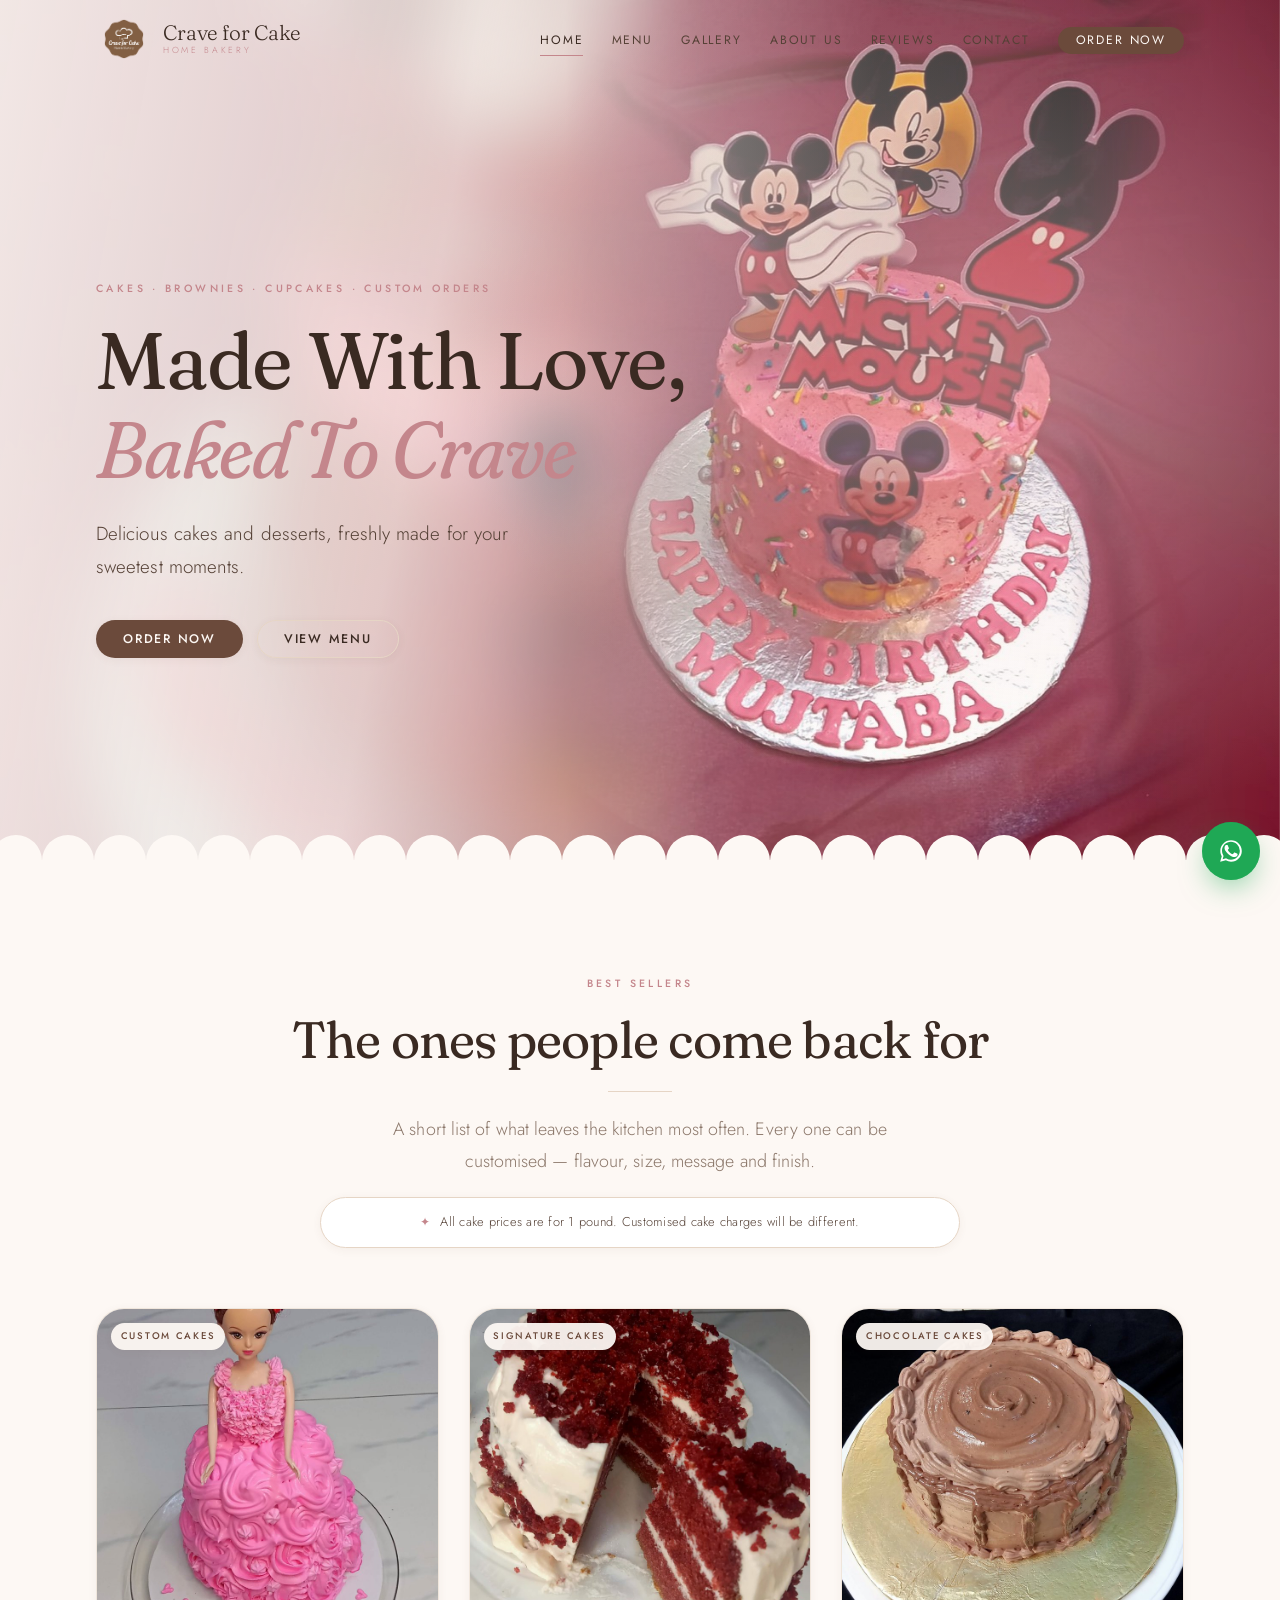
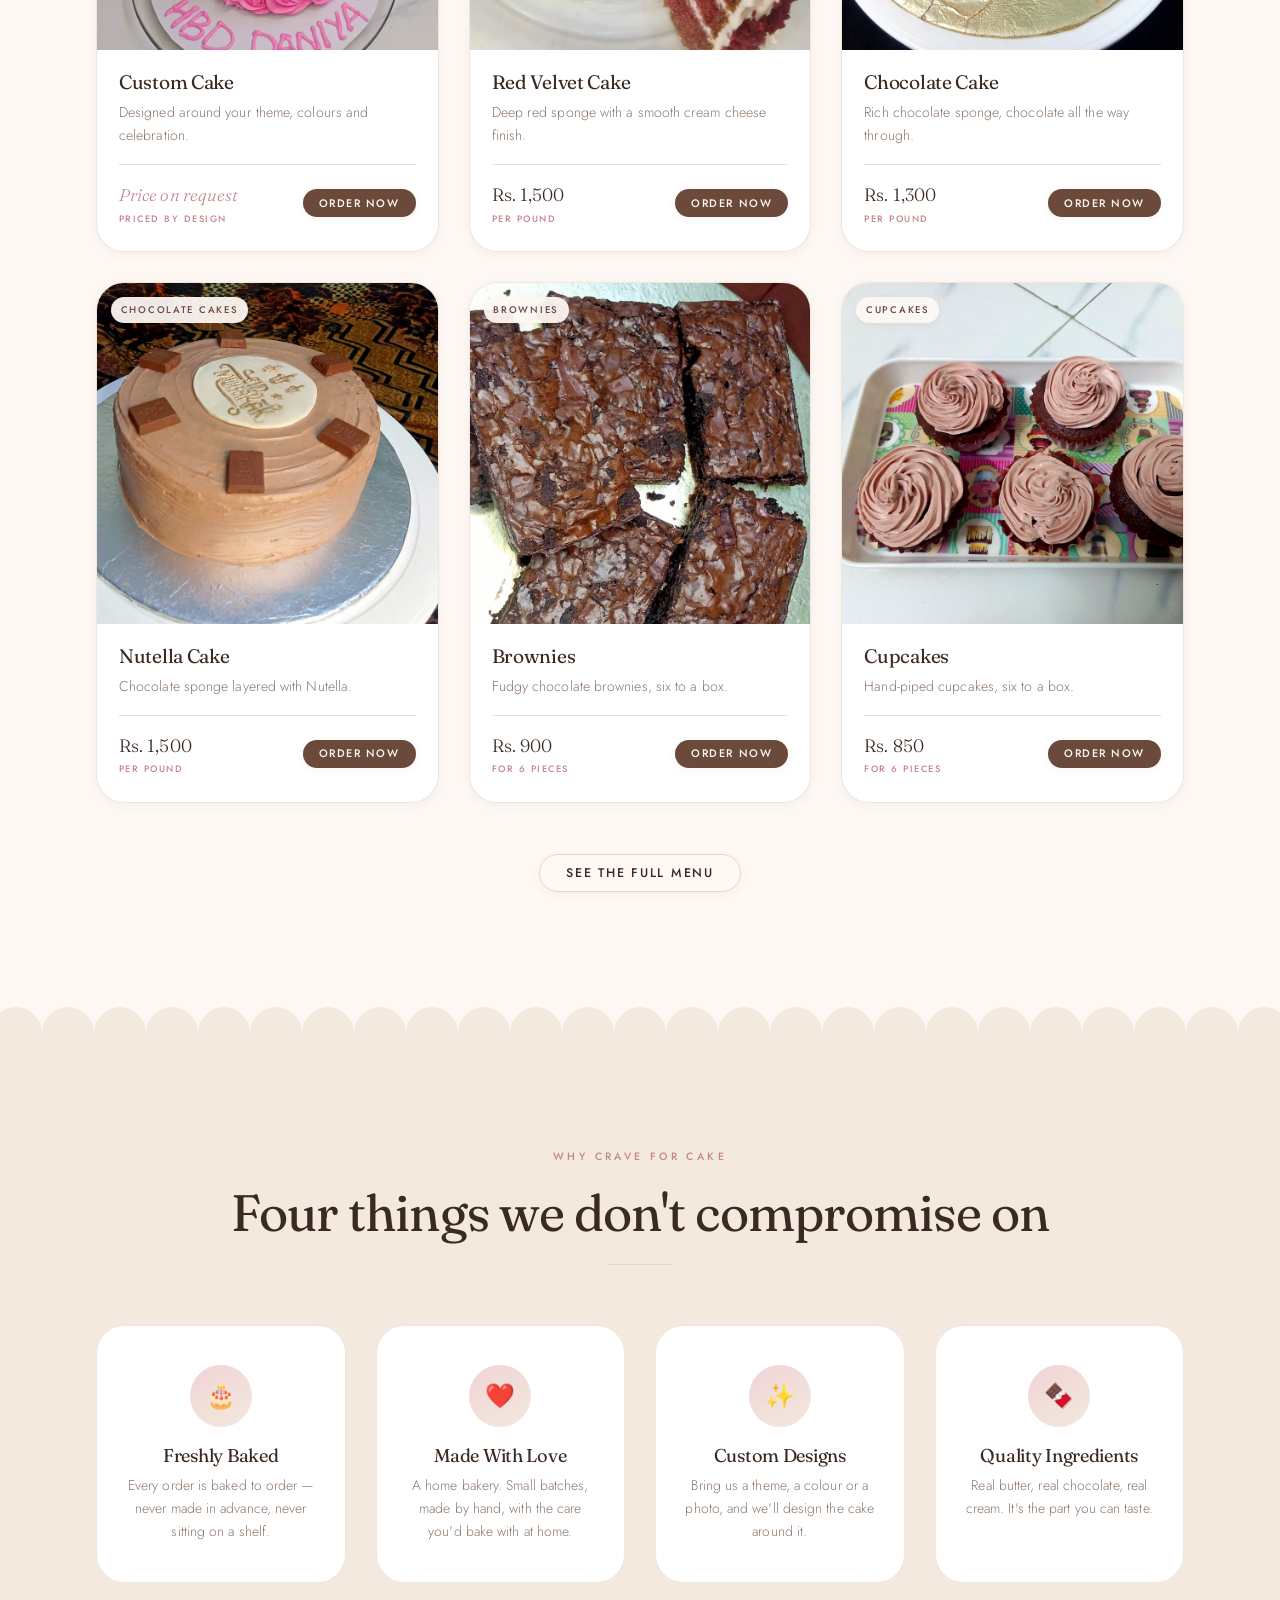
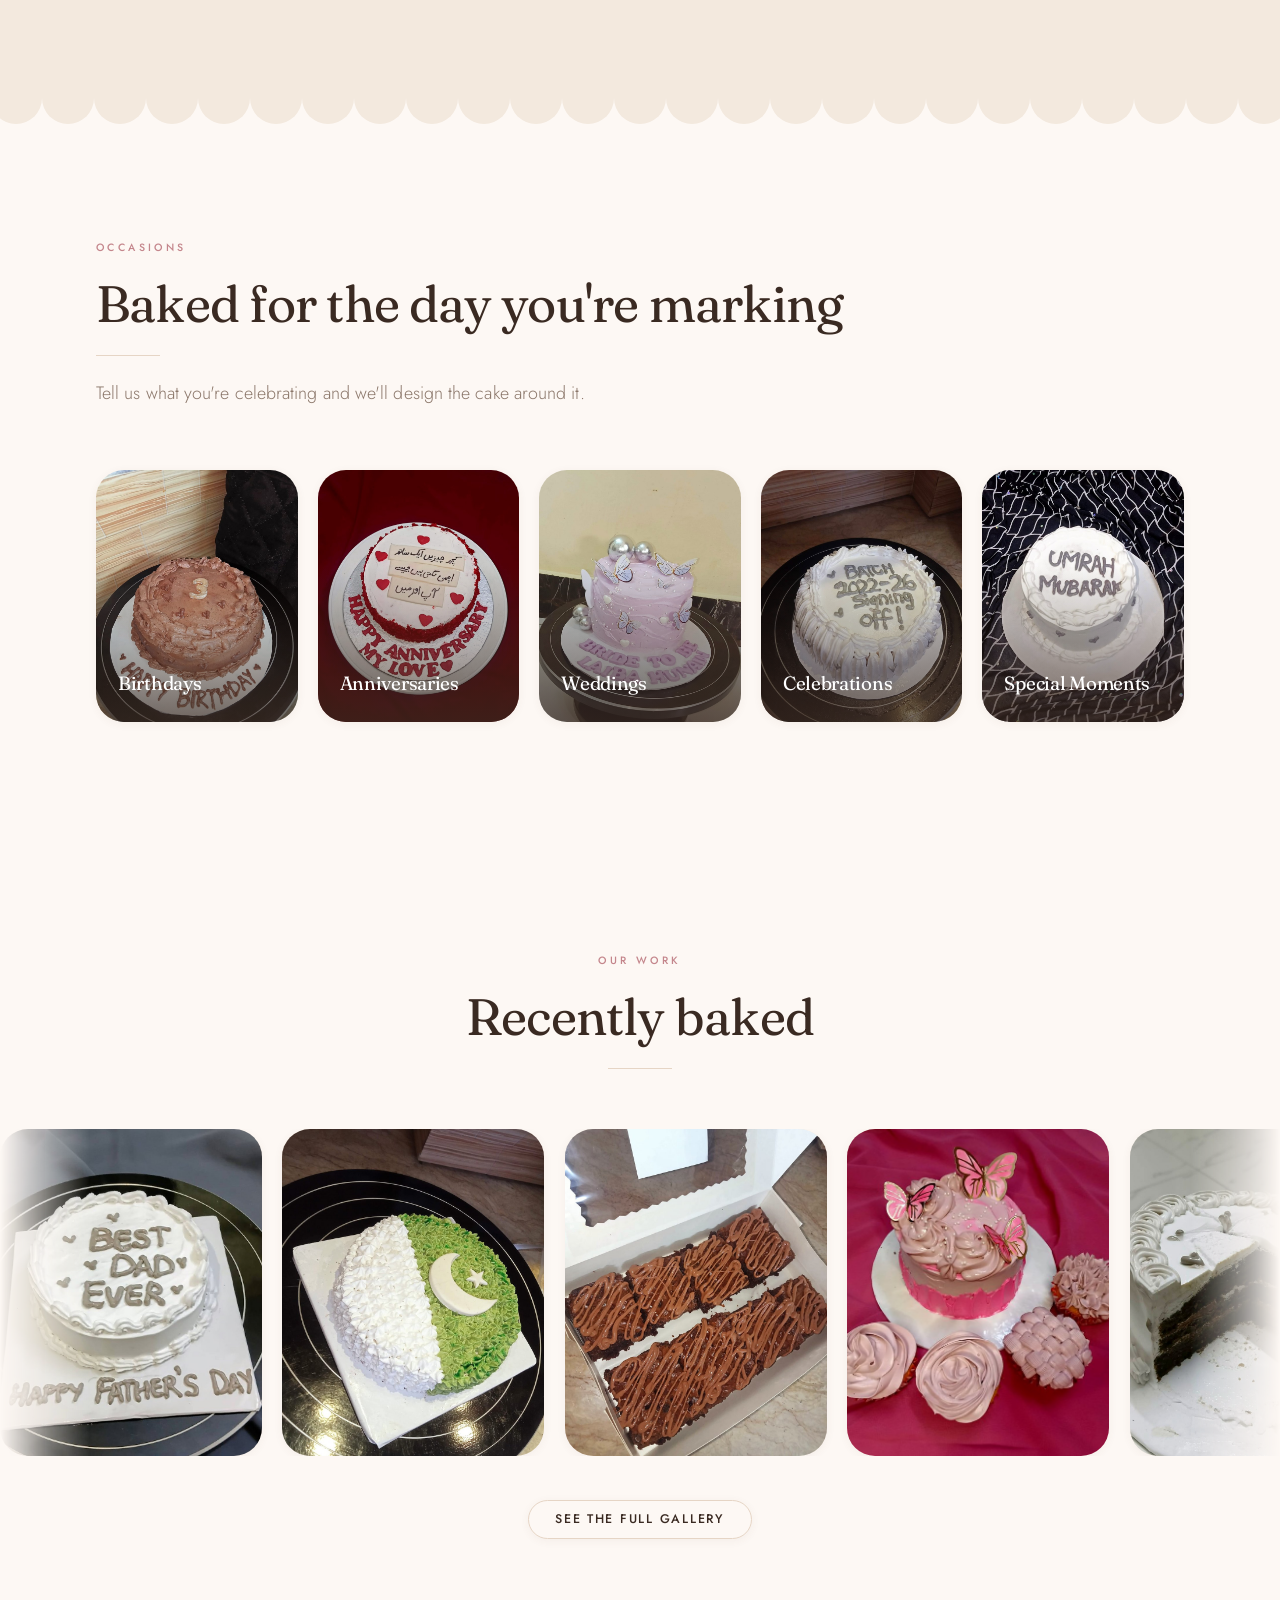
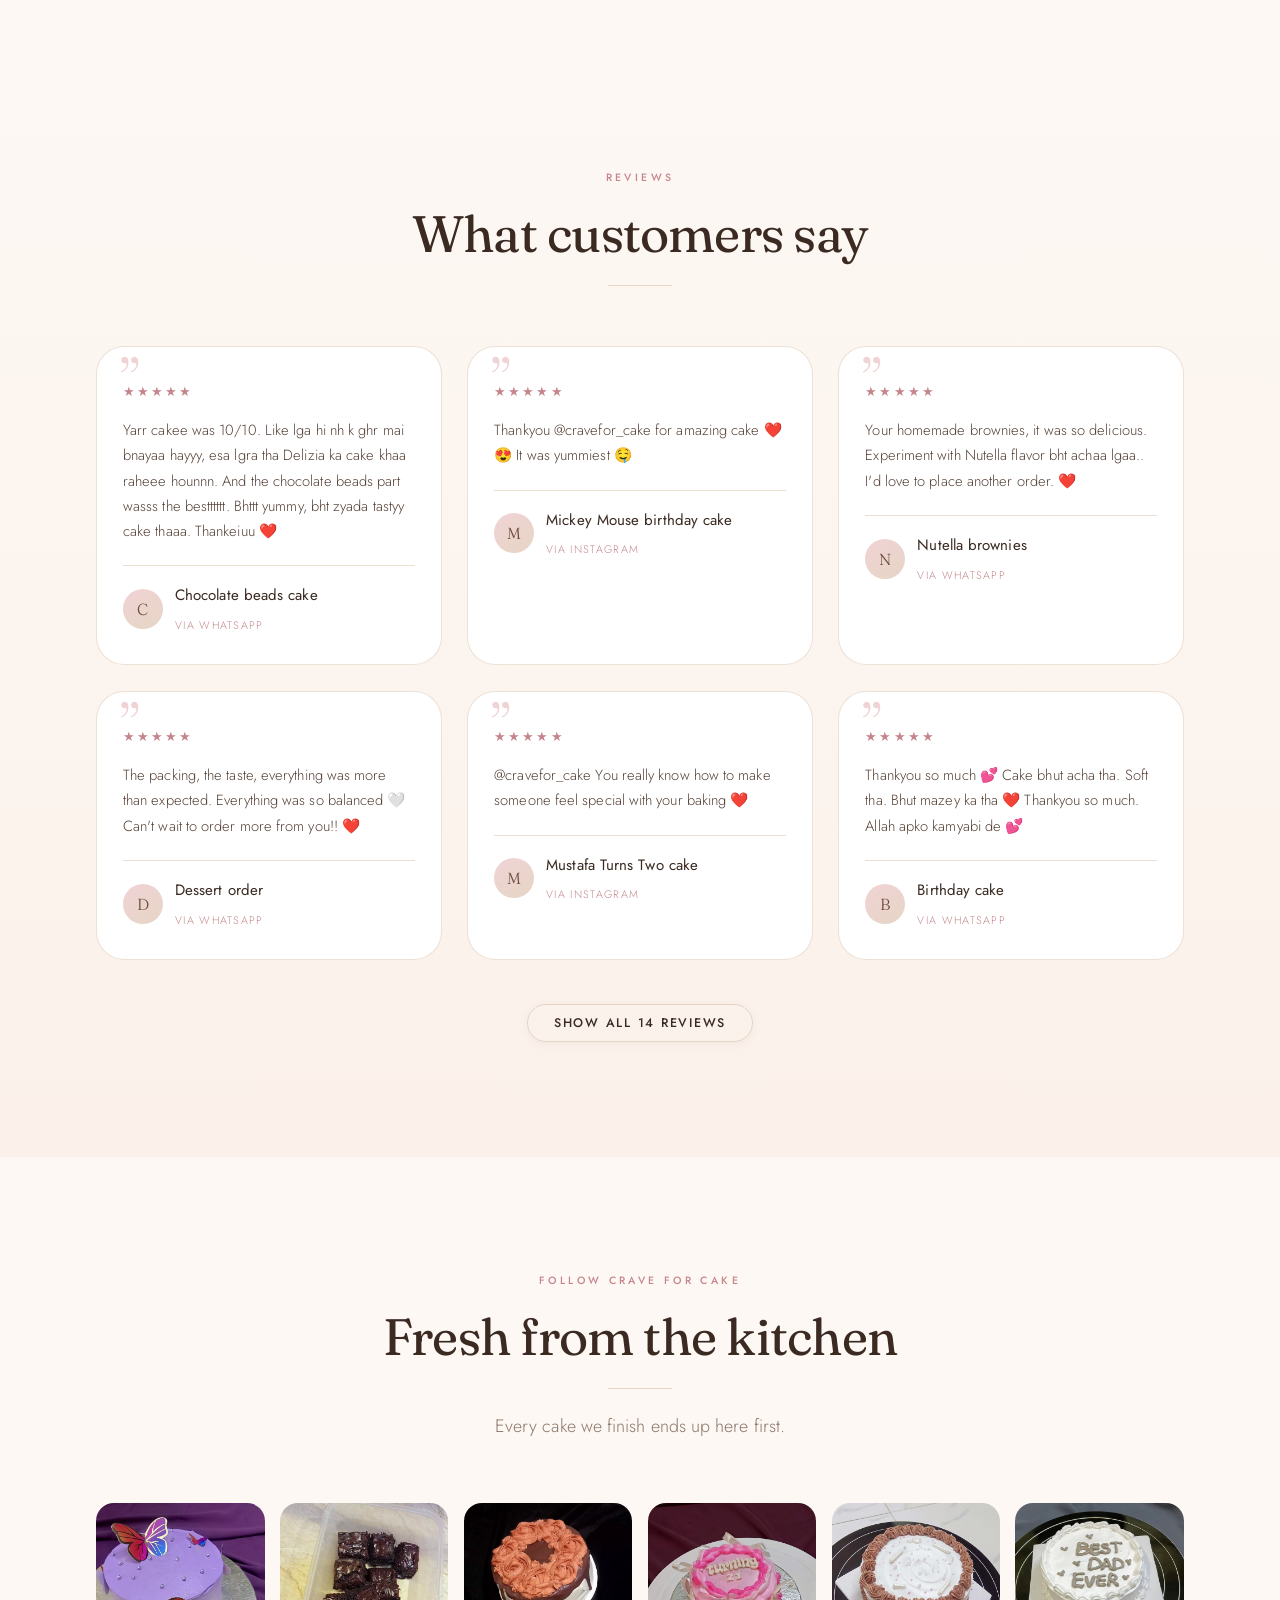
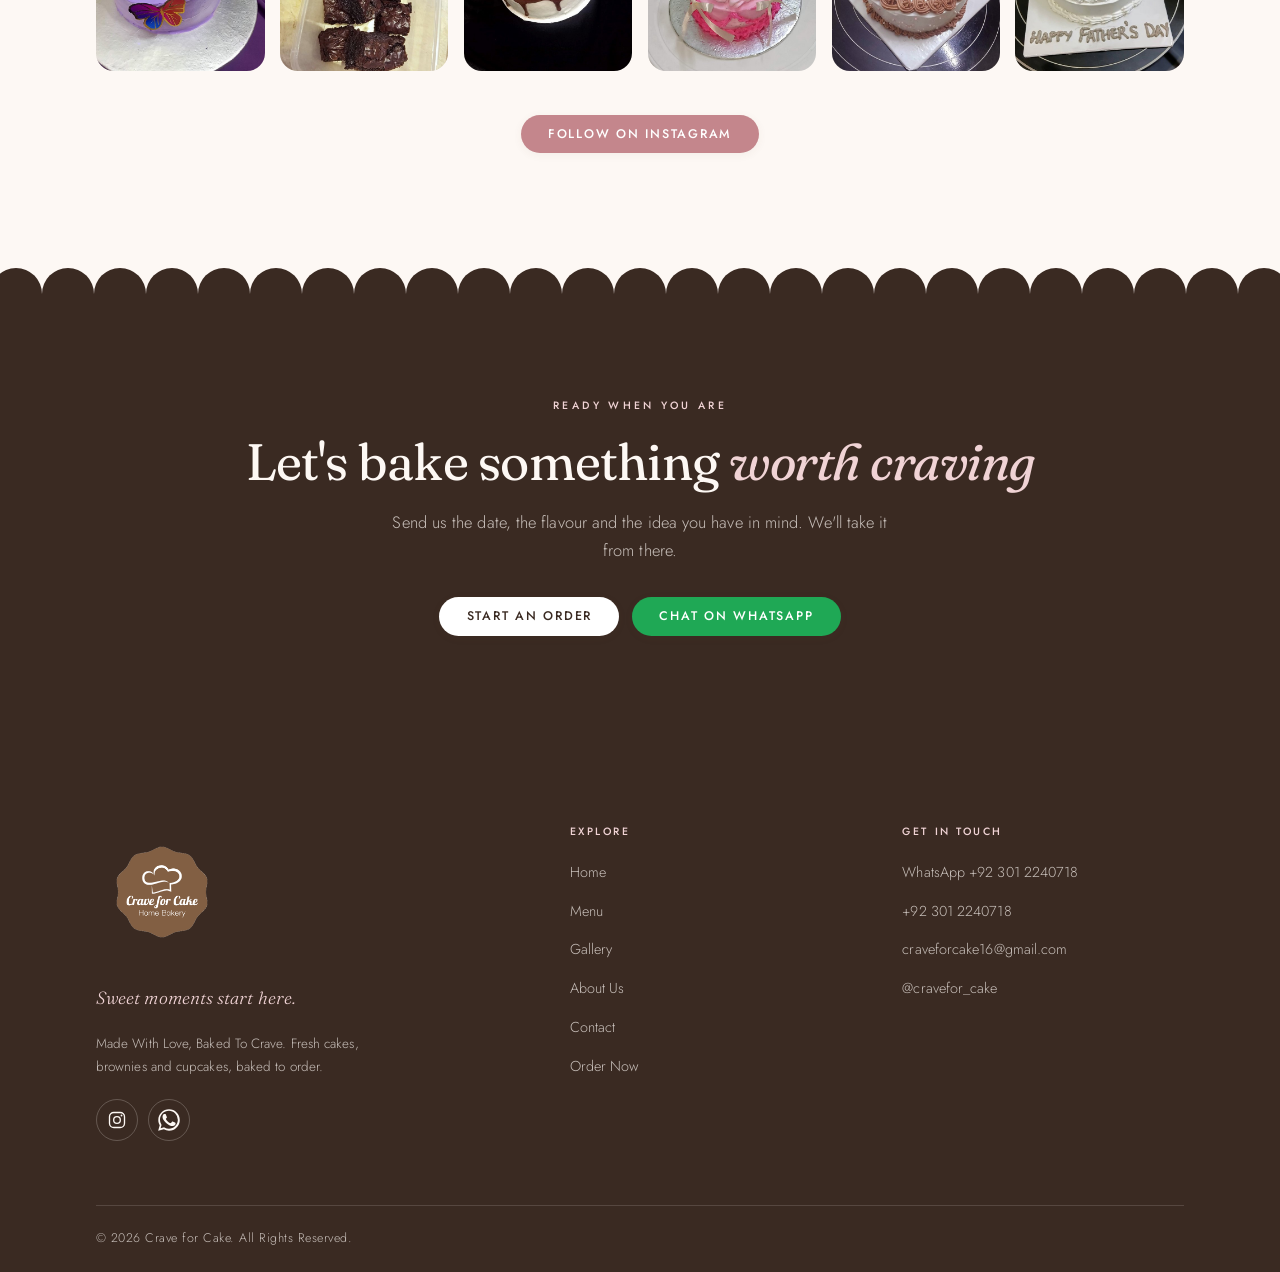
<file: index.html>
<!DOCTYPE html>
<html lang="en">
<head>
<meta charset="utf-8">
<meta name="viewport" content="width=device-width, initial-scale=1">
<title>Crave for Cake — Made With Love, Baked To Crave</title>
<meta name="description" content="Fresh cakes, brownies and cupcakes, baked to order for birthdays, anniversaries, weddings and every sweet moment in between.">
<link rel="preconnect" href="https://fonts.googleapis.com">
<link rel="preconnect" href="https://fonts.gstatic.com" crossorigin>
<link href="https://fonts.googleapis.com/css2?family=Fraunces:ital,opsz,wght@0,9..144,300..700;1,9..144,300..700&family=Jost:ital,wght@0,200..600;1,300..500&display=swap" rel="stylesheet">
<link rel="icon" type="image/png" href="assets/images/favicon.png">
<link rel="apple-touch-icon" href="assets/images/logo-mark.png">
<link rel="stylesheet" href="css/style.css">
</head>
<body>

<div id="site-nav"></div>

<!-- ============================================================ HERO -->
<header class="hero">
  <div class="hero__media">
    <img id="heroImage" src="assets/images/hero.jpg" alt="A Crave for Cake birthday cake" width="1600" height="1000">
  </div>
  <div class="hero__veil"></div>

  <div class="hero__inner">
    <div class="wrap">
      <div class="hero__copy">
        <span class="eyebrow stagger">Cakes · Brownies · Cupcakes · Custom orders</span>
        <h1 class="stagger">Made With Love,<br><em>Baked To Crave</em></h1>
        <p class="hero__text stagger">Delicious cakes and desserts, freshly made for your sweetest moments.</p>
        <div class="hero__cta stagger">
          <a class="btn" href="order.html">Order Now</a>
          <a class="btn btn--ghost" href="menu.html">View Menu</a>
        </div>
      </div>
    </div>
  </div>

  <div class="scallop scallop--cream hero__scallop" aria-hidden="true"></div>
</header>

<!-- ==================================================== BEST SELLERS -->
<section class="section" id="best-sellers">
  <div class="wrap">
    <div class="section-head section-head--center" data-reveal>
      <span class="eyebrow">Best sellers</span>
      <h2>The ones people come back for</h2>
      <div class="rule"></div>
      <p class="lede">A short list of what leaves the kitchen most often. Every one can be customised — flavour, size, message and finish.</p>
      <p class="menu-note" id="menuNote"></p>
    </div>
    <div class="grid grid--3" id="bestSellers"></div>
    <div style="text-align:center;margin-top:clamp(34px,4vw,52px)" data-reveal>
      <a class="btn btn--ghost" href="menu.html">See the full menu</a>
    </div>
  </div>
</section>

<!-- ================================================== WHY CHOOSE US -->
<div class="scallop scallop--beige" aria-hidden="true"></div>
<section class="section section--tint">
  <div class="wrap">
    <div class="section-head section-head--center" data-reveal>
      <span class="eyebrow">Why Crave for Cake</span>
      <h2>Four things we don't compromise on</h2>
      <div class="rule"></div>
    </div>
    <div class="grid grid--4" id="features"></div>
  </div>
</section>
<div class="scallop scallop--beige scallop--flip" aria-hidden="true"></div>

<!-- ======================================================= OCCASIONS -->
<section class="section">
  <div class="wrap">
    <div class="section-head" data-reveal>
      <span class="eyebrow">Occasions</span>
      <h2>Baked for the day you're marking</h2>
      <div class="rule"></div>
      <p class="lede">Tell us what you're celebrating and we'll design the cake around it.</p>
    </div>
    <div class="occasions" id="occasions"></div>
  </div>
</section>

<!-- ============================================== FRESH FROM THE KITCHEN -->
<section class="strip-section">
  <div class="wrap">
    <div class="section-head section-head--center" data-reveal>
      <span class="eyebrow">Our work</span>
      <h2>Recently baked</h2>
      <div class="rule"></div>
    </div>
  </div>
  <div class="strip" id="photoStrip" aria-label="Recent cakes"></div>
  <div class="wrap" style="text-align:center;margin-top:clamp(30px,3.6vw,44px)" data-reveal>
    <a class="btn btn--ghost" href="gallery.html">See the full gallery</a>
  </div>
</section>

<!-- ========================================================= REVIEWS -->
<section class="section section--soft" id="reviews">
  <div class="wrap">
    <div class="section-head section-head--center" data-reveal>
      <span class="eyebrow">Reviews</span>
      <h2>What customers say</h2>
      <div class="rule"></div>
    </div>
    <div id="reviews-notice" data-reveal></div>
    <div class="reviews" id="reviews-grid"></div>
    <div id="reviews-more" style="text-align:center;margin-top:clamp(30px,3.6vw,44px)" data-reveal></div>
  </div>
</section>

<!-- ======================================================= INSTAGRAM -->
<section class="section">
  <div class="wrap">
    <div class="section-head section-head--center" data-reveal>
      <span class="eyebrow">Follow Crave for Cake</span>
      <h2>Fresh from the kitchen</h2>
      <div class="rule"></div>
      <p class="lede">Every cake we finish ends up here first.</p>
    </div>
    <div class="ig-grid" id="igGrid"></div>
    <div style="text-align:center;margin-top:clamp(28px,3.4vw,44px)" data-reveal>
      <a class="btn btn--blush" id="igButton" href="#" target="_blank" rel="noopener">Follow on Instagram</a>
    </div>
  </div>
</section>

<!-- ======================================================== CTA BAND -->
<div class="scallop scallop--espresso" aria-hidden="true"></div>
<section class="cta-band">
  <div class="wrap">
    <span class="eyebrow">Ready when you are</span>
    <h2>Let's bake something <em>worth craving</em></h2>
    <p>Send us the date, the flavour and the idea you have in mind. We'll take it from there.</p>
    <div class="cta-band__actions">
      <a class="btn btn--light" href="order.html">Start an order</a>
      <a class="btn btn--wa" id="ctaWa" href="#" target="_blank" rel="noopener">Chat on WhatsApp</a>
    </div>
  </div>
</section>

<div id="site-footer"></div>

<script src="js/data.js"></script>
<script src="js/main.js"></script>
<script>
  document.addEventListener("DOMContentLoaded", function () {
    var ig = document.getElementById("igButton");
    if (ig) ig.href = SITE.contact.instagramUrl;
    var wa = document.getElementById("ctaWa");
    if (wa) wa.href = "https://wa.me/" + SITE.contact.whatsapp +
      "?text=" + encodeURIComponent("Hi " + SITE.brand.name + "! I'd like to order a cake.");
  });
</script>
</body>
</html>
</file>
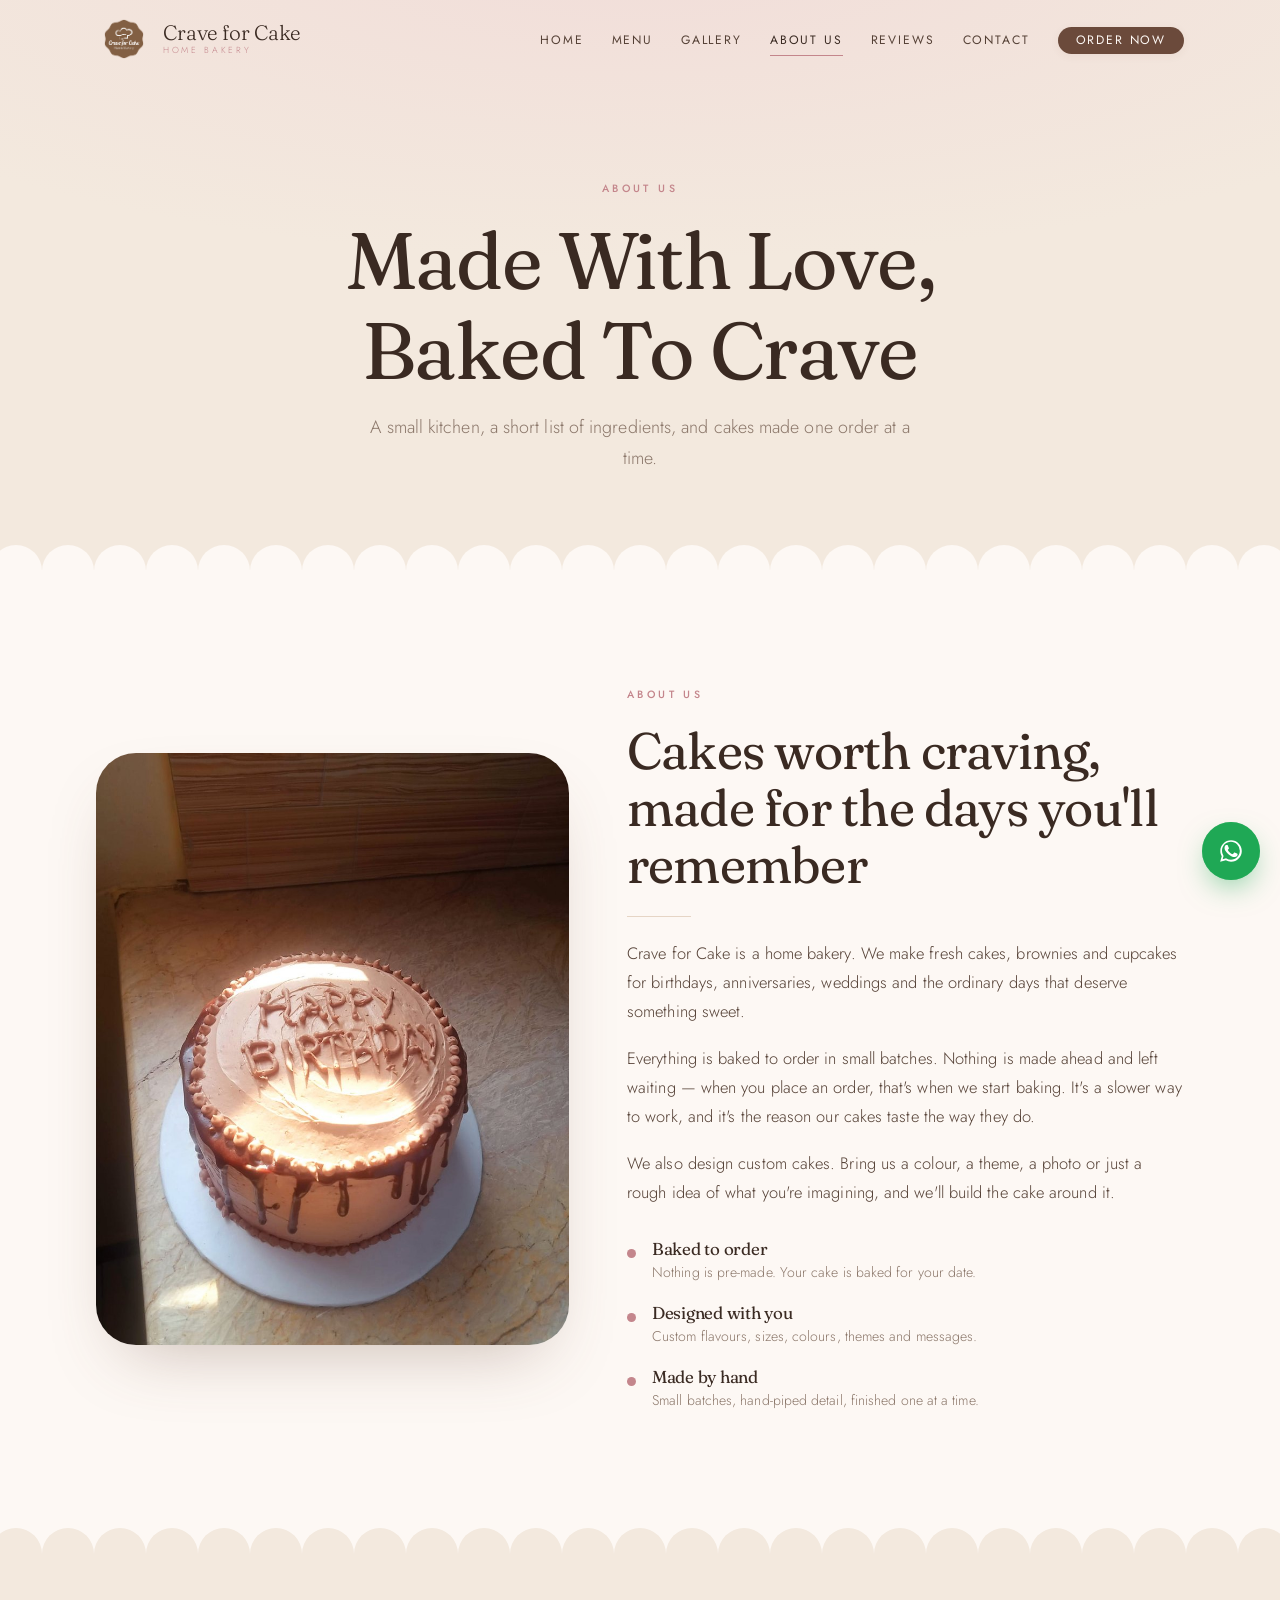
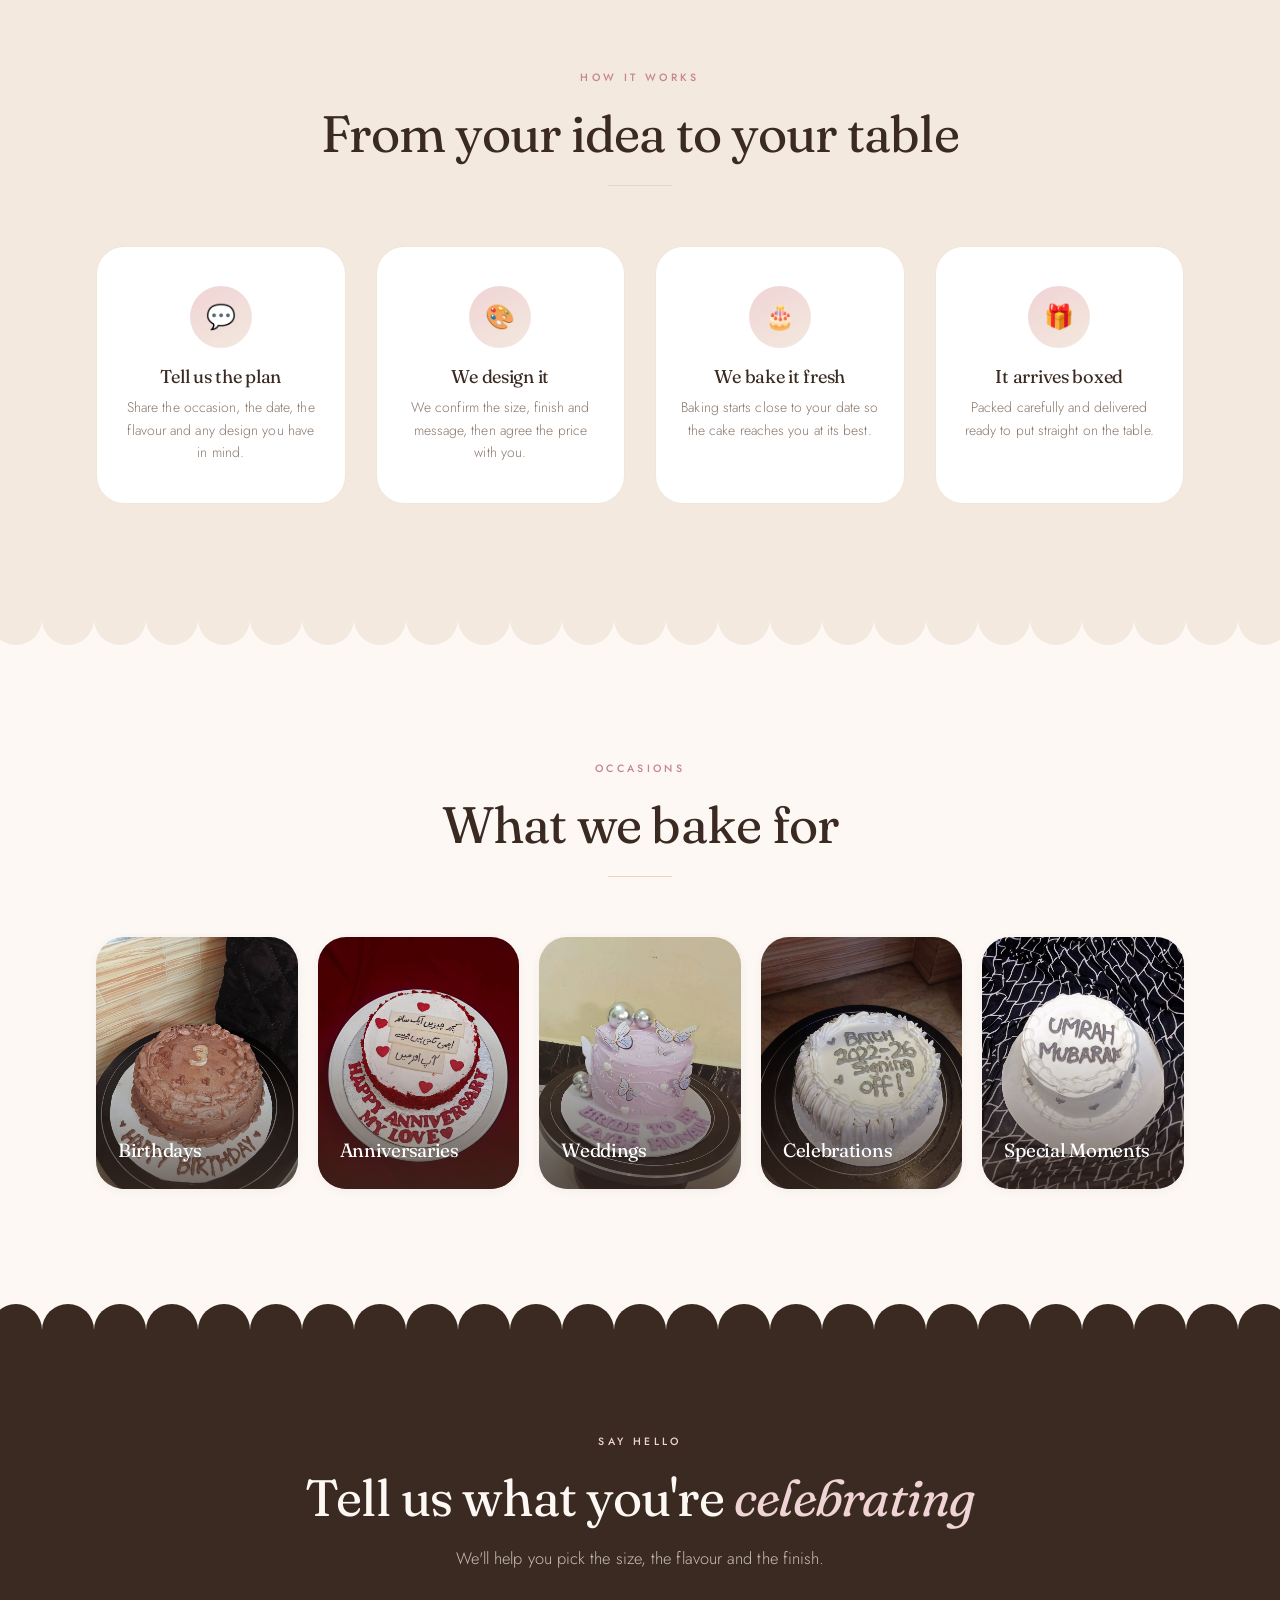
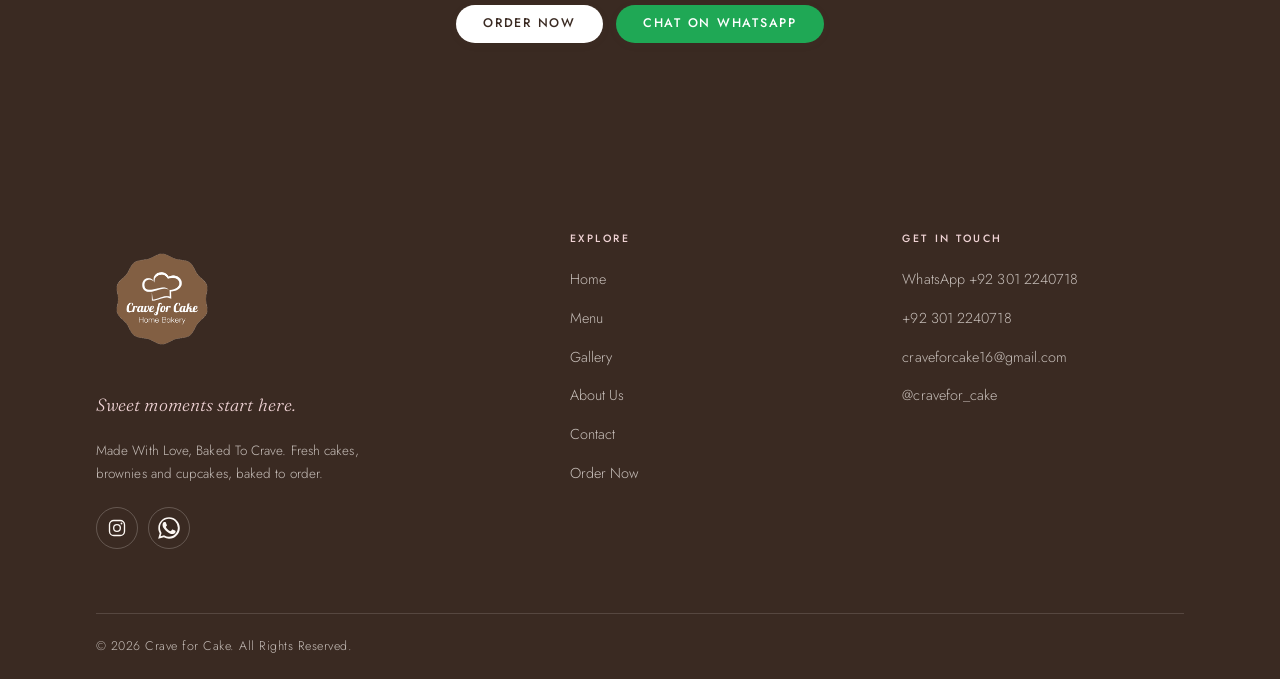
<file: about.html>
<!DOCTYPE html>
<html lang="en">
<head>
<meta charset="utf-8">
<meta name="viewport" content="width=device-width, initial-scale=1">
<title>About Us — Crave for Cake</title>
<meta name="description" content="Crave for Cake makes fresh, beautifully designed cakes and desserts for birthdays, celebrations and special occasions.">
<link rel="preconnect" href="https://fonts.googleapis.com">
<link rel="preconnect" href="https://fonts.gstatic.com" crossorigin>
<link href="https://fonts.googleapis.com/css2?family=Fraunces:ital,opsz,wght@0,9..144,300..700;1,9..144,300..700&family=Jost:ital,wght@0,200..600;1,300..500&display=swap" rel="stylesheet">
<link rel="icon" type="image/png" href="assets/images/favicon.png">
<link rel="apple-touch-icon" href="assets/images/logo-mark.png">
<link rel="stylesheet" href="css/style.css">
</head>
<body>

<div id="site-nav"></div>

<header class="pagehead">
  <div class="wrap">
    <span class="eyebrow">About us</span>
    <h1>Made With Love,<br>Baked To Crave</h1>
    <p class="lede">A small kitchen, a short list of ingredients, and cakes made one order at a time.</p>
  </div>
  <div class="scallop scallop--cream pagehead__scallop" aria-hidden="true"></div>
</header>

<section class="section">
  <div class="wrap">
    <div class="about-split">
      <figure class="about-figure" data-reveal>
        <img id="aboutImage" src="assets/images/about.jpg" alt="Inside the Crave for Cake kitchen" width="900" height="1100">
      </figure>
      <div id="aboutBody" data-reveal style="--d:120ms"></div>
    </div>
  </div>
</section>

<div class="scallop scallop--beige" aria-hidden="true"></div>
<section class="section section--tint">
  <div class="wrap">
    <div class="section-head section-head--center" data-reveal>
      <span class="eyebrow">How it works</span>
      <h2>From your idea to your table</h2>
      <div class="rule"></div>
    </div>
    <div class="grid grid--4">
      <article class="feature" data-reveal>
        <div class="feature__icon" aria-hidden="true">💬</div>
        <h3>Tell us the plan</h3>
        <p>Share the occasion, the date, the flavour and any design you have in mind.</p>
      </article>
      <article class="feature" data-reveal style="--d:80ms">
        <div class="feature__icon" aria-hidden="true">🎨</div>
        <h3>We design it</h3>
        <p>We confirm the size, finish and message, then agree the price with you.</p>
      </article>
      <article class="feature" data-reveal style="--d:160ms">
        <div class="feature__icon" aria-hidden="true">🎂</div>
        <h3>We bake it fresh</h3>
        <p>Baking starts close to your date so the cake reaches you at its best.</p>
      </article>
      <article class="feature" data-reveal style="--d:240ms">
        <div class="feature__icon" aria-hidden="true">🎁</div>
        <h3>It arrives boxed</h3>
        <p>Packed carefully and delivered ready to put straight on the table.</p>
      </article>
    </div>
  </div>
</section>
<div class="scallop scallop--beige scallop--flip" aria-hidden="true"></div>

<section class="section">
  <div class="wrap">
    <div class="section-head section-head--center" data-reveal>
      <span class="eyebrow">Occasions</span>
      <h2>What we bake for</h2>
      <div class="rule"></div>
    </div>
    <div class="occasions" id="occasions"></div>
  </div>
</section>

<div class="scallop scallop--espresso" aria-hidden="true"></div>
<section class="cta-band">
  <div class="wrap">
    <span class="eyebrow">Say hello</span>
    <h2>Tell us what you're <em>celebrating</em></h2>
    <p>We'll help you pick the size, the flavour and the finish.</p>
    <div class="cta-band__actions">
      <a class="btn btn--light" href="order.html">Order Now</a>
      <a class="btn btn--wa" id="ctaWa" href="#" target="_blank" rel="noopener">Chat on WhatsApp</a>
    </div>
  </div>
</section>

<div id="site-footer"></div>

<script src="js/data.js"></script>
<script src="js/main.js"></script>
<script>
  document.addEventListener("DOMContentLoaded", function () {
    var wa = document.getElementById("ctaWa");
    if (wa) wa.href = "https://wa.me/" + SITE.contact.whatsapp +
      "?text=" + encodeURIComponent("Hi " + SITE.brand.name + "! I'd like to ask about a cake.");
  });
</script>
</body>
</html>
</file>
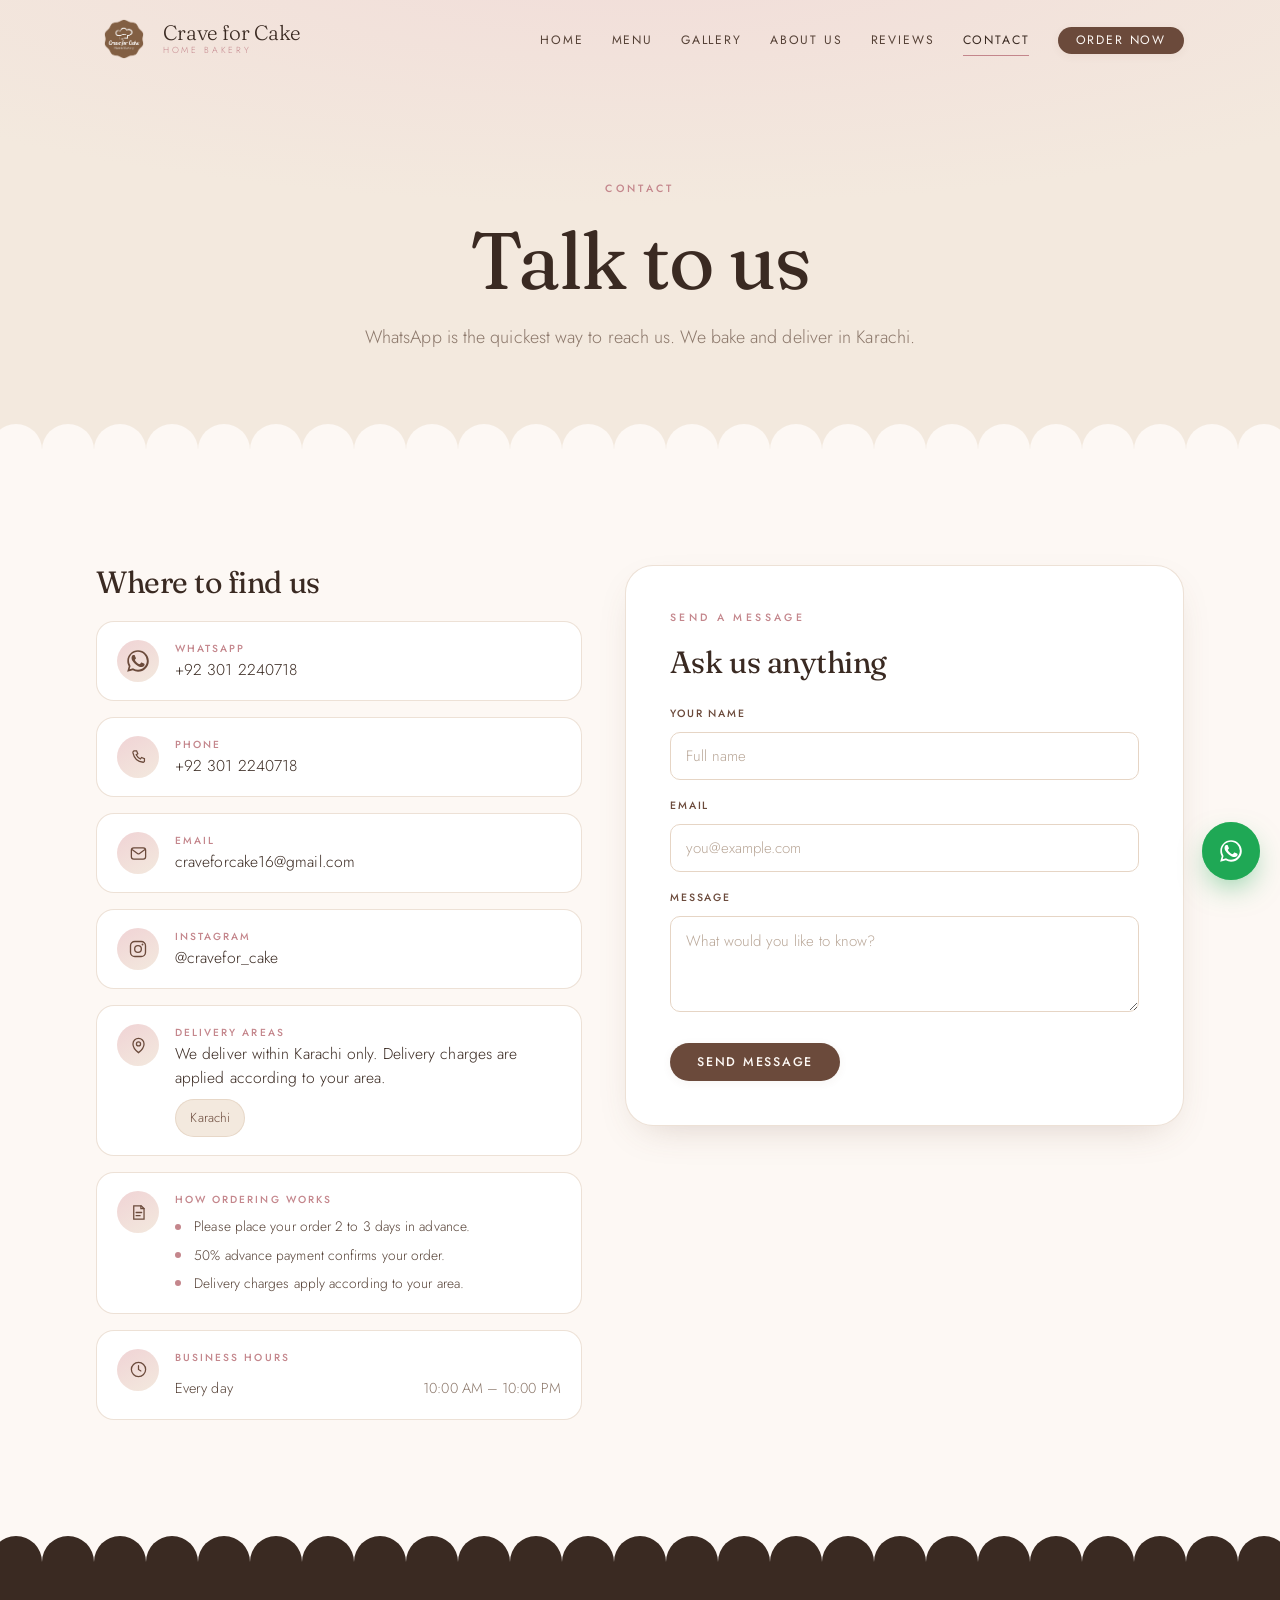
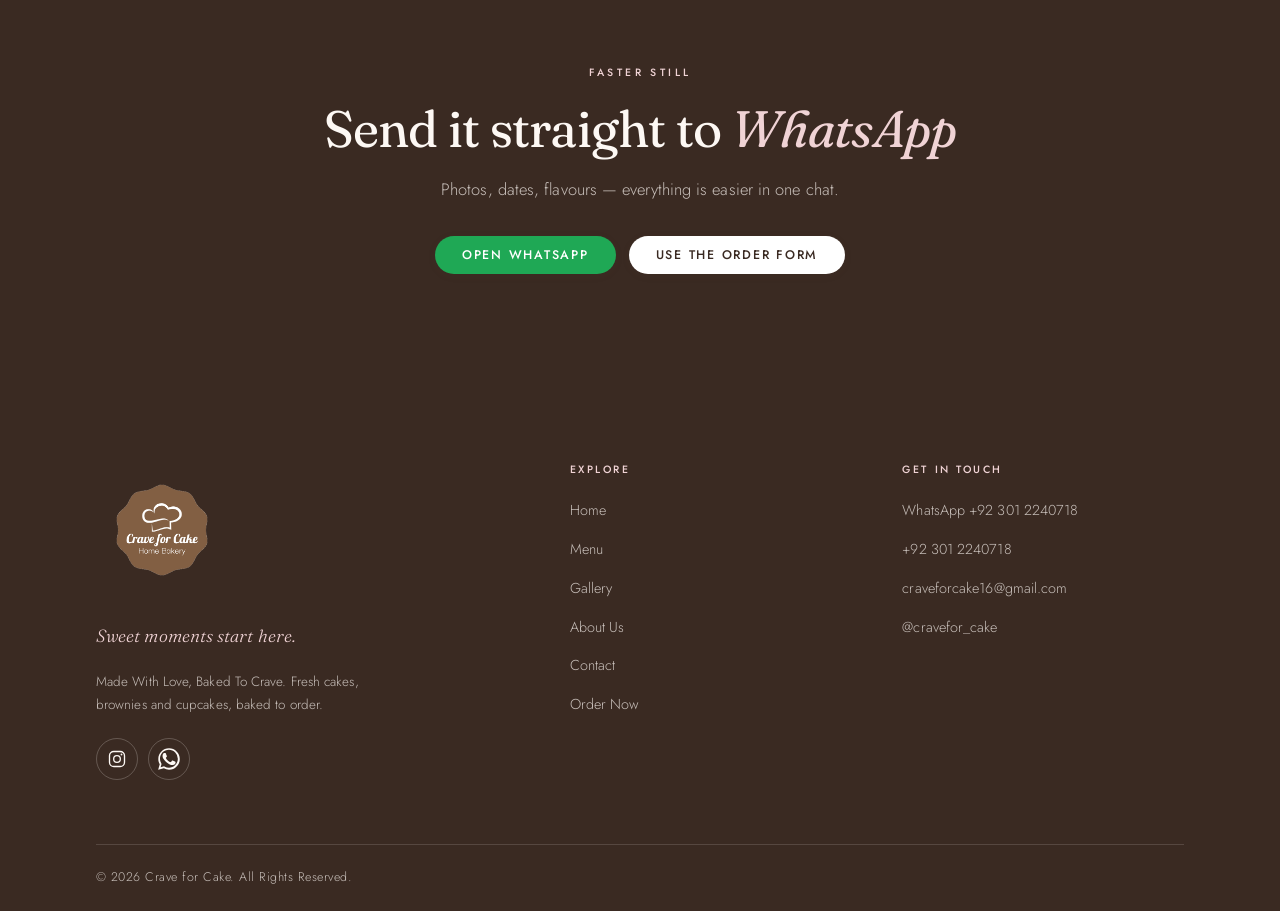
<file: contact.html>
<!DOCTYPE html>
<html lang="en">
<head>
<meta charset="utf-8">
<meta name="viewport" content="width=device-width, initial-scale=1">
<title>Contact — Crave for Cake</title>
<meta name="description" content="Reach Crave for Cake on WhatsApp, Instagram, phone or email.">
<link rel="preconnect" href="https://fonts.googleapis.com">
<link rel="preconnect" href="https://fonts.gstatic.com" crossorigin>
<link href="https://fonts.googleapis.com/css2?family=Fraunces:ital,opsz,wght@0,9..144,300..700;1,9..144,300..700&family=Jost:ital,wght@0,200..600;1,300..500&display=swap" rel="stylesheet">
<link rel="icon" type="image/png" href="assets/images/favicon.png">
<link rel="apple-touch-icon" href="assets/images/logo-mark.png">
<link rel="stylesheet" href="css/style.css">
</head>
<body>

<div id="site-nav"></div>

<header class="pagehead">
  <div class="wrap">
    <span class="eyebrow">Contact</span>
    <h1>Talk to us</h1>
    <p class="lede">WhatsApp is the quickest way to reach us. We bake and deliver in Karachi.</p>
  </div>
  <div class="scallop scallop--cream pagehead__scallop" aria-hidden="true"></div>
</header>

<section class="section">
  <div class="wrap">
    <div class="contact-grid">

      <div data-reveal>
        <h2 style="font-size:clamp(1.5rem,2.4vw,2rem);margin-bottom:1.4rem">Where to find us</h2>
        <div class="info-list" id="contactInfo"></div>
      </div>

      <form class="formcard" id="contactForm" novalidate data-reveal style="--d:120ms">
        <span class="eyebrow">Send a message</span>
        <h2 style="font-size:clamp(1.5rem,2.4vw,2rem);margin-bottom:1.6rem">Ask us anything</h2>

        <div class="field">
          <label for="c-name">Your name</label>
          <input id="c-name" type="text" autocomplete="name" placeholder="Full name" required>
        </div>
        <div class="field">
          <label for="c-email">Email</label>
          <input id="c-email" type="email" autocomplete="email" placeholder="you@example.com">
        </div>
        <div class="field">
          <label for="c-message">Message</label>
          <textarea id="c-message" placeholder="What would you like to know?" required></textarea>
        </div>

        <div class="form-actions">
          <button class="btn" type="submit" id="contactSubmit">Send message</button>
        </div>
        <div class="form-status" id="contactStatus" role="status" aria-live="polite"></div>
      </form>

    </div>
  </div>
</section>

<div class="scallop scallop--espresso" aria-hidden="true"></div>
<section class="cta-band">
  <div class="wrap">
    <span class="eyebrow">Faster still</span>
    <h2>Send it straight to <em>WhatsApp</em></h2>
    <p>Photos, dates, flavours — everything is easier in one chat.</p>
    <div class="cta-band__actions">
      <a class="btn btn--wa" id="ctaWa" href="#" target="_blank" rel="noopener">Open WhatsApp</a>
      <a class="btn btn--light" href="order.html">Use the order form</a>
    </div>
  </div>
</section>

<div id="site-footer"></div>

<script src="js/data.js"></script>
<script src="js/main.js"></script>
<script>
  document.addEventListener("DOMContentLoaded", function () {
    var wa = document.getElementById("ctaWa");
    if (wa) wa.href = "https://wa.me/" + SITE.contact.whatsapp +
      "?text=" + encodeURIComponent("Hi " + SITE.brand.name + "! I have a question.");
  });
</script>
</body>
</html>
</file>
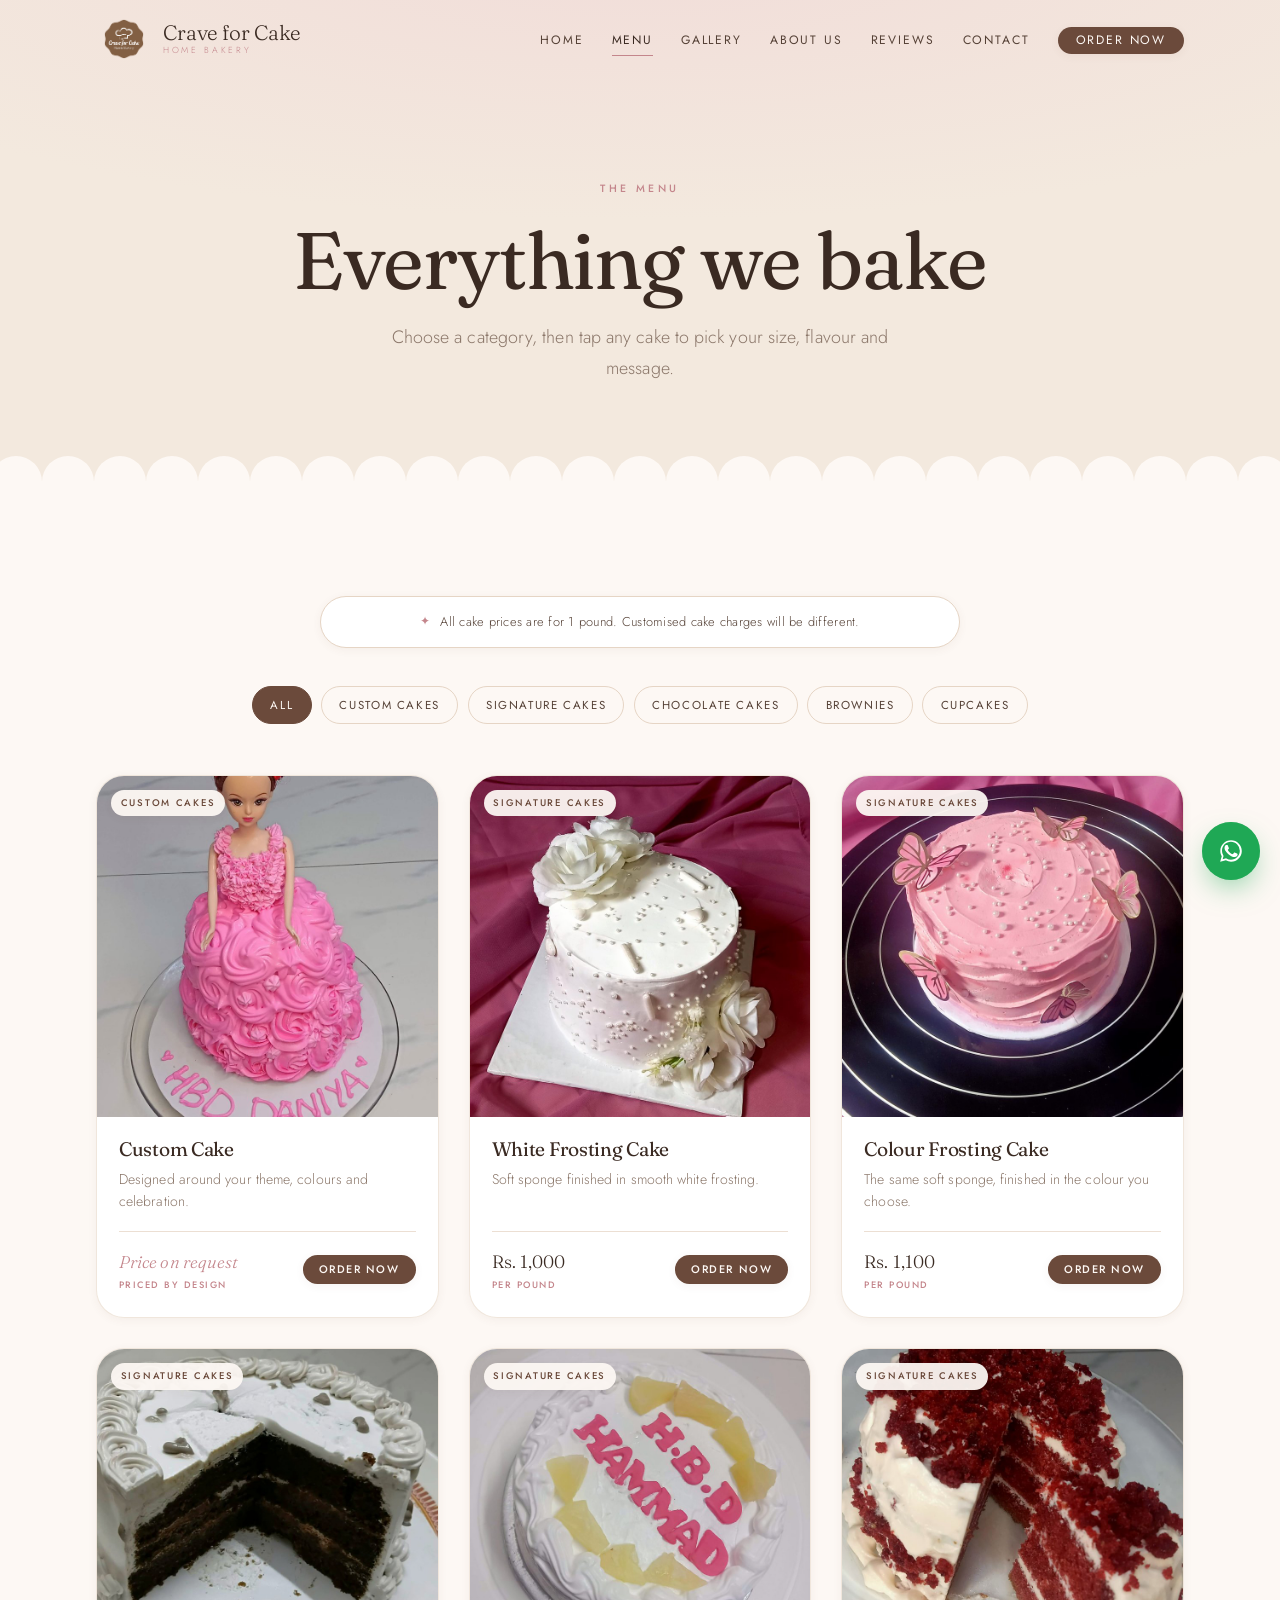
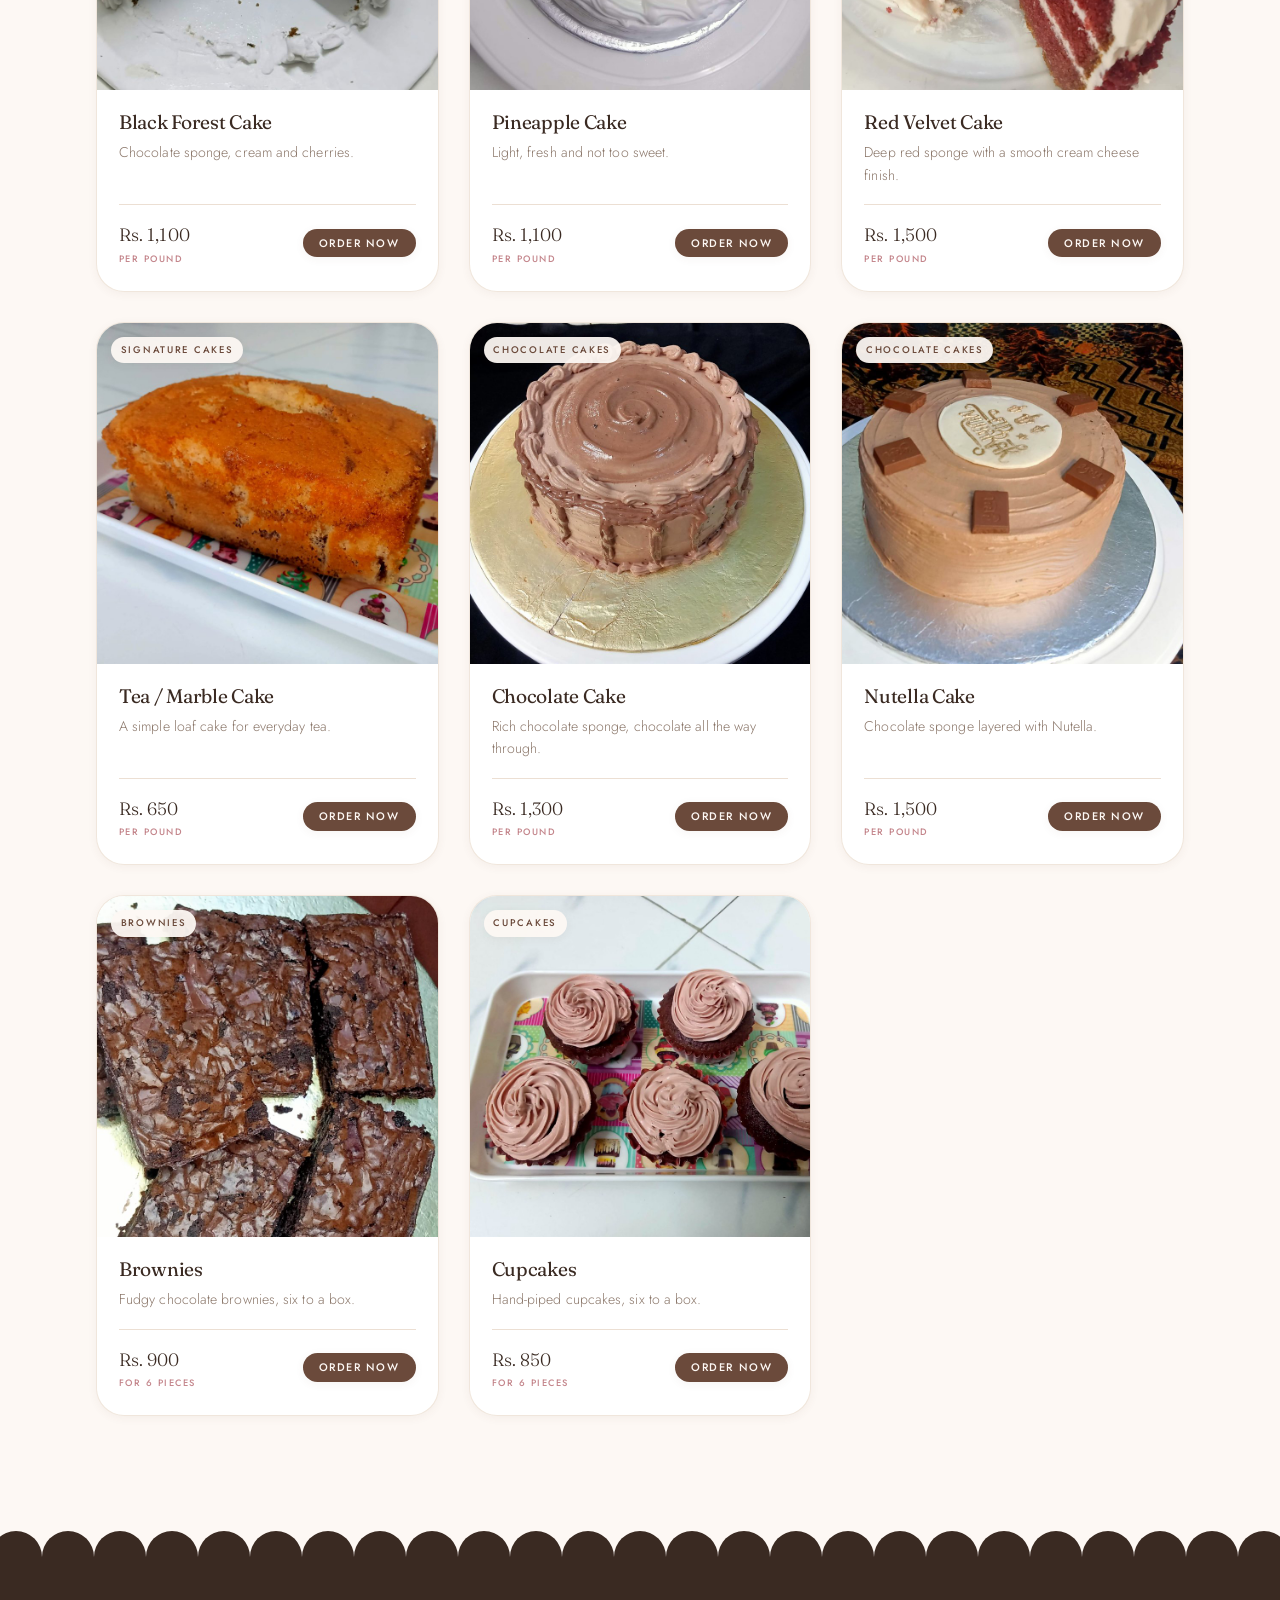
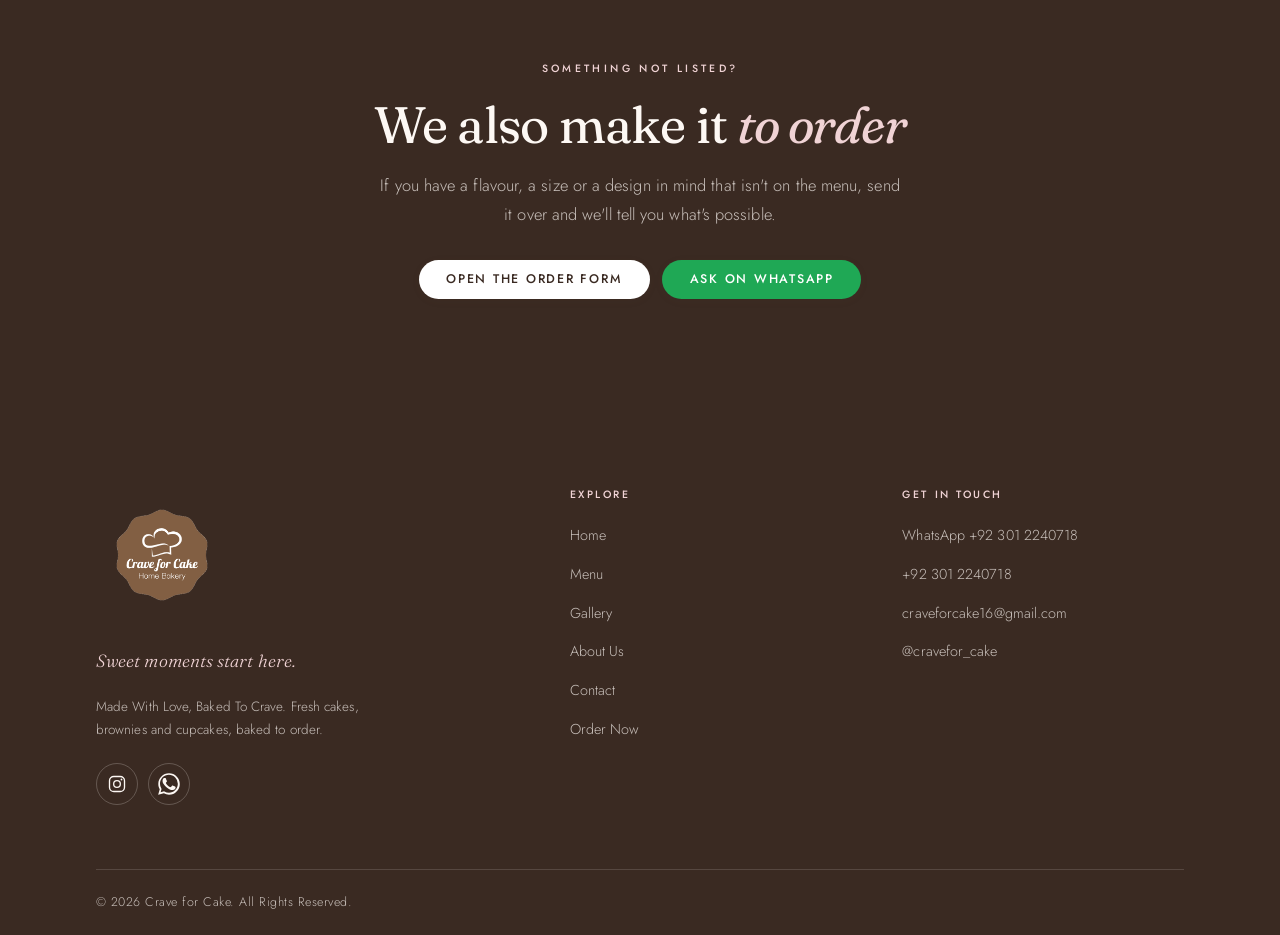
<file: menu.html>
<!DOCTYPE html>
<html lang="en">
<head>
<meta charset="utf-8">
<meta name="viewport" content="width=device-width, initial-scale=1">
<title>Menu — Crave for Cake</title>
<meta name="description" content="Custom cakes, chocolate cakes, signature cakes, brownies and cupcakes from Crave for Cake.">
<link rel="preconnect" href="https://fonts.googleapis.com">
<link rel="preconnect" href="https://fonts.gstatic.com" crossorigin>
<link href="https://fonts.googleapis.com/css2?family=Fraunces:ital,opsz,wght@0,9..144,300..700;1,9..144,300..700&family=Jost:ital,wght@0,200..600;1,300..500&display=swap" rel="stylesheet">
<link rel="icon" type="image/png" href="assets/images/favicon.png">
<link rel="apple-touch-icon" href="assets/images/logo-mark.png">
<link rel="stylesheet" href="css/style.css">
</head>
<body>

<div id="site-nav"></div>

<header class="pagehead">
  <div class="wrap">
    <span class="eyebrow">The menu</span>
    <h1>Everything we bake</h1>
    <p class="lede">Choose a category, then tap any cake to pick your size, flavour and message.</p>
  </div>
  <div class="scallop scallop--cream pagehead__scallop" aria-hidden="true"></div>
</header>

<section class="section">
  <div class="wrap">
    <p class="menu-note" id="menuNote" data-reveal></p>
    <div class="filters" id="menuFilters" role="group" aria-label="Filter menu by category"></div>
    <div class="grid grid--3" id="menuGrid"></div>
  </div>
</section>

<div class="scallop scallop--espresso" aria-hidden="true"></div>
<section class="cta-band">
  <div class="wrap">
    <span class="eyebrow">Something not listed?</span>
    <h2>We also make it <em>to order</em></h2>
    <p>If you have a flavour, a size or a design in mind that isn't on the menu, send it over and we'll tell you what's possible.</p>
    <div class="cta-band__actions">
      <a class="btn btn--light" href="order.html">Open the order form</a>
      <a class="btn btn--wa" id="ctaWa" href="#" target="_blank" rel="noopener">Ask on WhatsApp</a>
    </div>
  </div>
</section>

<div id="site-footer"></div>

<script src="js/data.js"></script>
<script src="js/main.js"></script>
<script>
  document.addEventListener("DOMContentLoaded", function () {
    var wa = document.getElementById("ctaWa");
    if (wa) wa.href = "https://wa.me/" + SITE.contact.whatsapp +
      "?text=" + encodeURIComponent("Hi " + SITE.brand.name + "! I have a custom request.");
  });
</script>
</body>
</html>
</file>
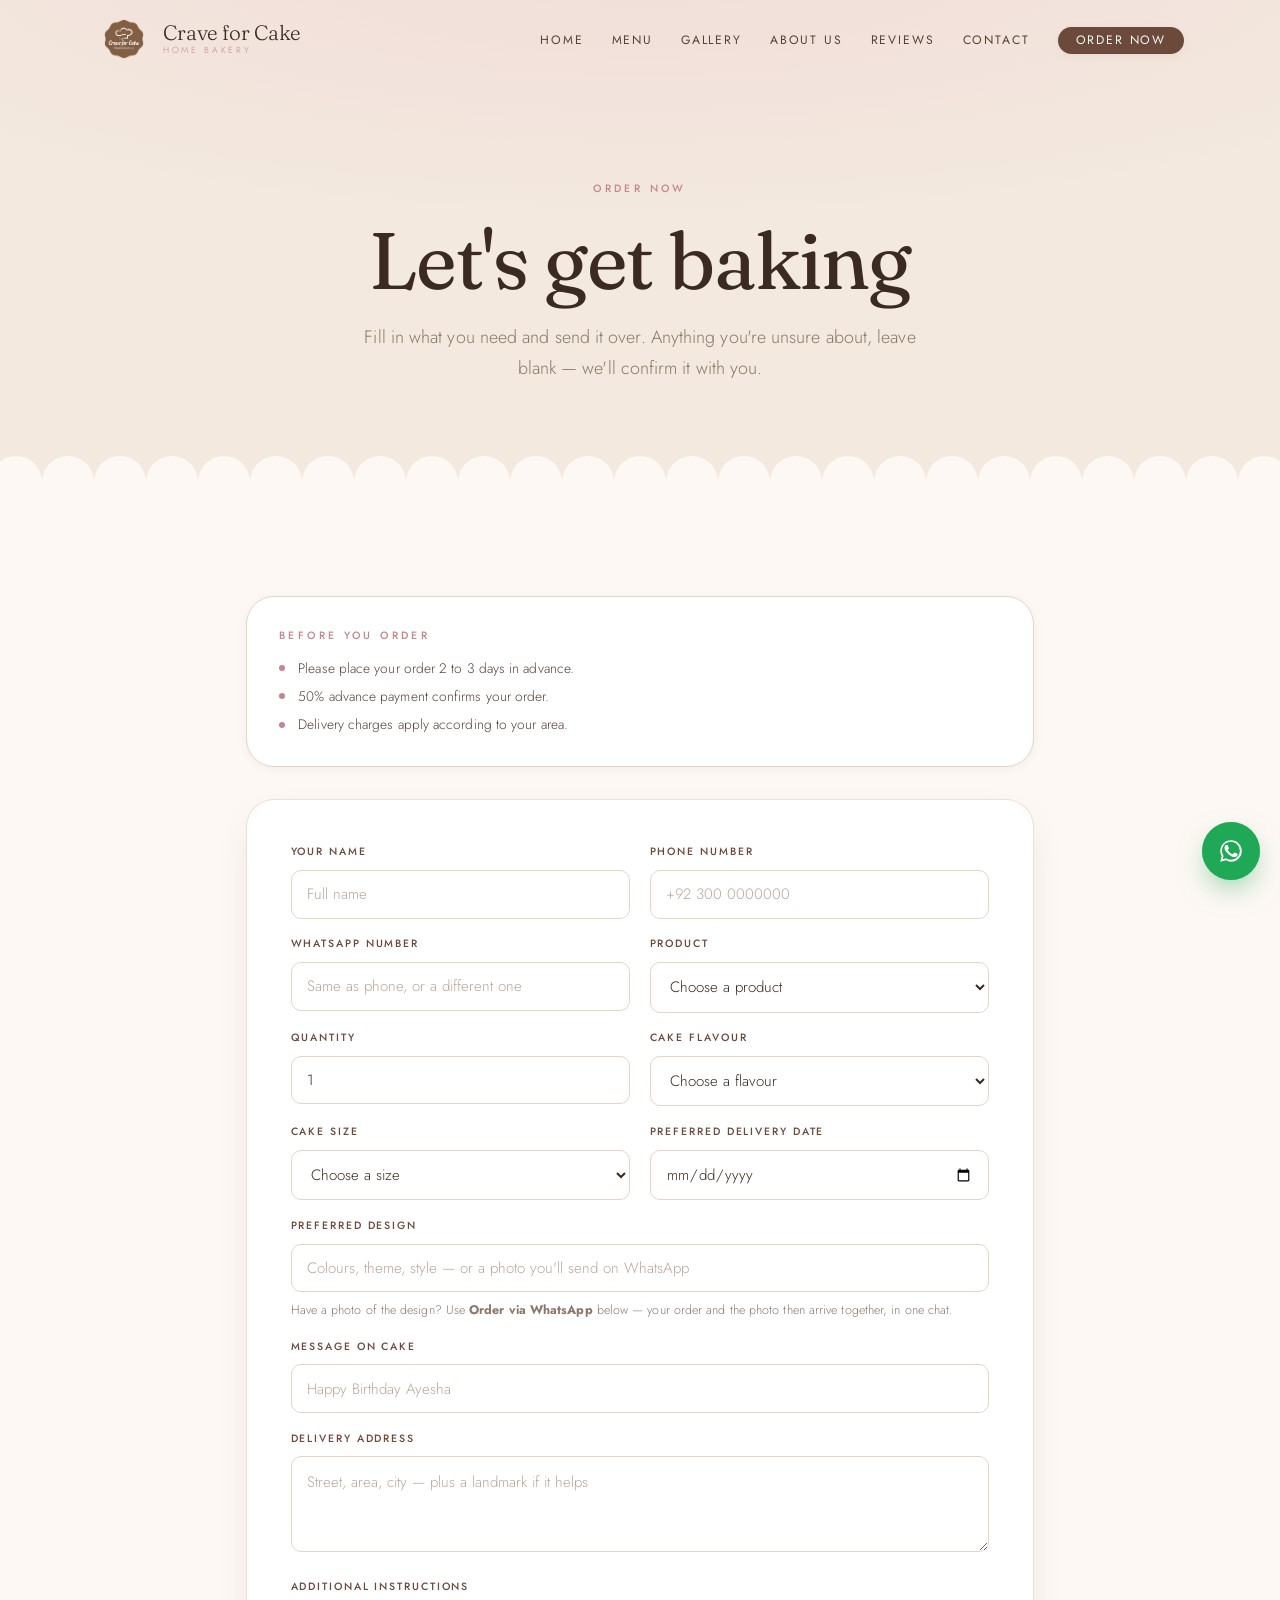
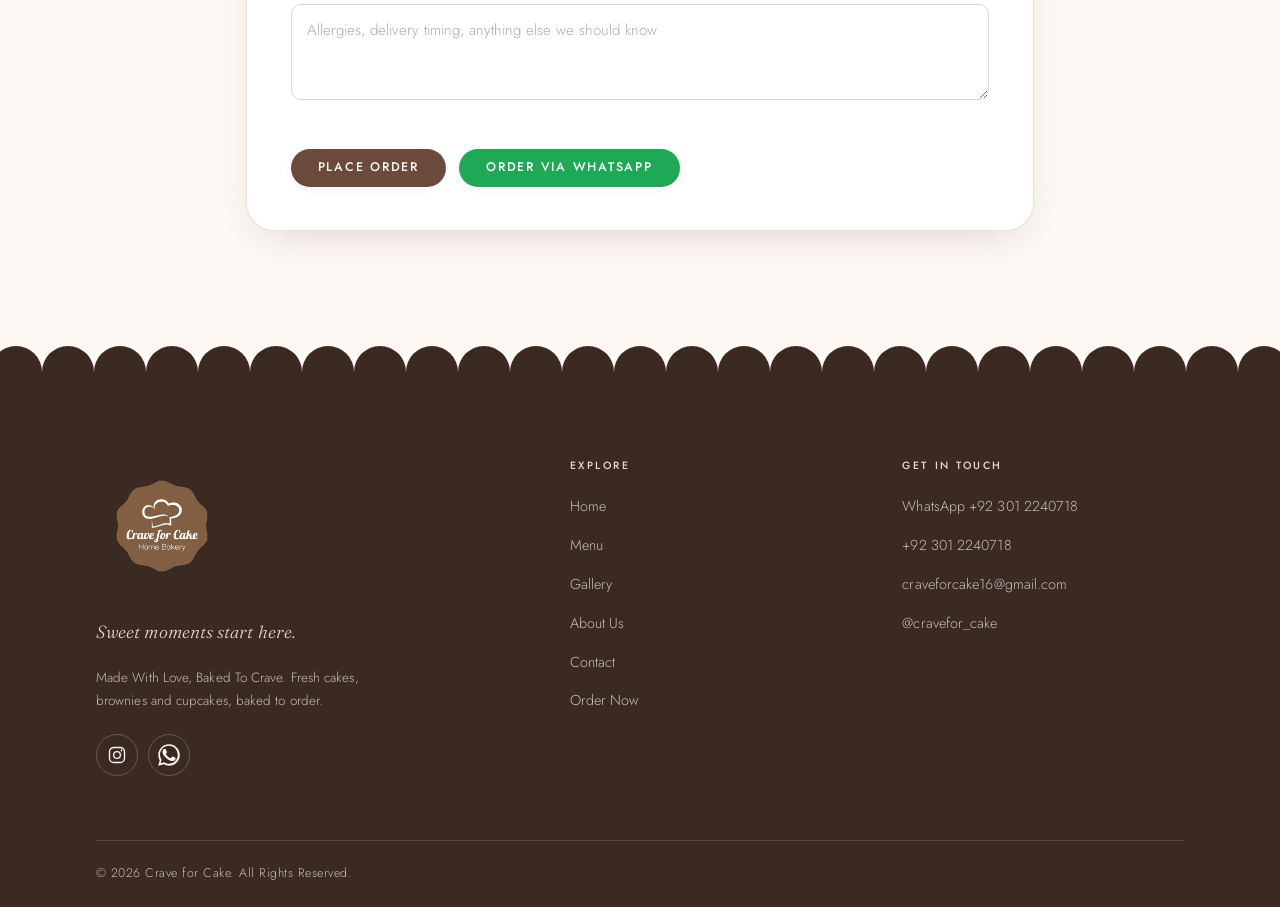
<file: order.html>
<!DOCTYPE html>
<html lang="en">
<head>
<meta charset="utf-8">
<meta name="viewport" content="width=device-width, initial-scale=1">
<title>Order Now — Crave for Cake</title>
<meta name="description" content="Place a cake order with Crave for Cake, or send your order straight to WhatsApp.">
<link rel="preconnect" href="https://fonts.googleapis.com">
<link rel="preconnect" href="https://fonts.gstatic.com" crossorigin>
<link href="https://fonts.googleapis.com/css2?family=Fraunces:ital,opsz,wght@0,9..144,300..700;1,9..144,300..700&family=Jost:ital,wght@0,200..600;1,300..500&display=swap" rel="stylesheet">
<link rel="icon" type="image/png" href="assets/images/favicon.png">
<link rel="apple-touch-icon" href="assets/images/logo-mark.png">
<link rel="stylesheet" href="css/style.css">
</head>
<body>

<div id="site-nav"></div>

<header class="pagehead">
  <div class="wrap">
    <span class="eyebrow">Order now</span>
    <h1>Let's get baking</h1>
    <p class="lede">Fill in what you need and send it over. Anything you're unsure about, leave blank — we'll confirm it with you.</p>
  </div>
  <div class="scallop scallop--cream pagehead__scallop" aria-hidden="true"></div>
</header>

<section class="section">
  <div class="wrap" style="max-width:900px">
    <div class="terms-card" id="orderTerms" data-reveal></div>
    <form class="formcard" id="orderForm" novalidate data-reveal>
      <div class="form-grid">

        <div class="field">
          <label for="f-name">Your name</label>
          <input id="f-name" type="text" autocomplete="name" placeholder="Full name" required>
        </div>

        <div class="field">
          <label for="f-phone">Phone number</label>
          <input id="f-phone" type="tel" autocomplete="tel" placeholder="+92 300 0000000">
        </div>

        <div class="field">
          <label for="f-wa">WhatsApp number</label>
          <input id="f-wa" type="tel" placeholder="Same as phone, or a different one">
        </div>

        <div class="field">
          <label for="f-product">Product</label>
          <select id="f-product" required></select>
        </div>

        <div class="field">
          <label for="f-qty">Quantity</label>
          <input id="f-qty" type="number" min="1" max="99" value="1">
        </div>

        <div class="field">
          <label for="f-flavor">Cake flavour</label>
          <select id="f-flavor"></select>
        </div>

        <div class="field">
          <label for="f-size">Cake size</label>
          <select id="f-size"></select>
        </div>

        <div class="field">
          <label for="f-date">Preferred delivery date</label>
          <input id="f-date" type="date">
        </div>

        <div class="field field--full">
          <label for="f-design">Preferred design</label>
          <input id="f-design" type="text" placeholder="Colours, theme, style — or a photo you'll send on WhatsApp">
          <p class="form-note form-note--tight">Have a photo of the design? Use <strong>Order via WhatsApp</strong>
            below — your order and the photo then arrive together, in one chat.</p>
        </div>

        <div class="field field--full">
          <label for="f-message">Message on cake</label>
          <input id="f-message" type="text" placeholder="Happy Birthday Ayesha">
        </div>

        <div class="field field--full">
          <label for="f-address">Delivery address</label>
          <textarea id="f-address" placeholder="Street, area, city — plus a landmark if it helps"></textarea>
        </div>

        <div class="field field--full">
          <label for="f-notes">Additional instructions</label>
          <textarea id="f-notes" placeholder="Allergies, delivery timing, anything else we should know"></textarea>
        </div>

      </div>

      <div class="form-actions">
        <button class="btn" type="submit" id="orderSubmit">Place Order</button>
        <button class="btn btn--wa" type="button" id="orderWa">Order via WhatsApp</button>
      </div>

      <div class="form-status" id="orderStatus" role="status" aria-live="polite"></div>

    </form>
  </div>
</section>

<div id="site-footer"></div>

<script src="js/data.js"></script>
<script src="js/main.js"></script>
</body>
</html>
</file>
<file: css/style.css>
/* ============================================================================
   Crave for Cake — stylesheet
   Design tokens live in :root. Change a colour once and it changes everywhere.
   ========================================================================== */

:root{
  /* palette */
  --cream:      #FDF8F4;
  --porcelain:  #FFFFFF;
  --beige:      #F3E9DE;
  --sand:       #E6D5C5;
  --blush:      #F0D3D5;
  --blush-deep: #C4868C;
  --cocoa:      #6B4A3B;
  --espresso:   #3A2A22;
  --ink:        #554136;
  --muted:      #8B776A;

  /* type */
  --display: "Fraunces", "Lora", Georgia, "Times New Roman", serif;
  --body:    "Jost", "Poppins", "Helvetica Neue", Arial, sans-serif;

  /* shape */
  --r-sm: 10px;
  --r-md: 18px;
  --r-lg: 28px;
  --r-xl: 40px;

  --shadow-s: 0 2px 10px rgba(107,74,59,.06);
  --shadow-m: 0 14px 40px -18px rgba(107,74,59,.28);
  --shadow-l: 0 30px 70px -30px rgba(107,74,59,.38);

  --ease: cubic-bezier(.22,.61,.36,1);
  --nav-h: 78px;

  --wrap: 1200px;
  --gutter: clamp(20px, 5vw, 56px);
  --section-y: clamp(72px, 9vw, 132px);
}

/* ------------------------------------------------------------------ reset */
*,*::before,*::after{ box-sizing:border-box; }
html{ scroll-behavior:smooth; -webkit-text-size-adjust:100%; }
body{
  margin:0;
  background:var(--cream);
  color:var(--ink);
  font-family:var(--body);
  font-size:16.5px;
  font-weight:300;
  line-height:1.75;
  letter-spacing:.005em;
  overflow-x:hidden;
}
img{ max-width:100%; display:block; }
a{ color:inherit; text-decoration:none; }
button{ font:inherit; color:inherit; cursor:pointer; }
ul{ margin:0; padding:0; list-style:none; }

:focus-visible{
  outline:2px solid var(--blush-deep);
  outline-offset:3px;
  border-radius:4px;
}

/* ------------------------------------------------------------- typography */
h1,h2,h3,h4{
  font-family:var(--display);
  color:var(--espresso);
  font-weight:400;
  line-height:1.12;
  letter-spacing:-.015em;
  margin:0;
  font-variation-settings:"SOFT" 30, "WONK" 1, "opsz" 40;
}
h1{ font-size:clamp(2.6rem, 6.4vw, 5rem); }
h2{ font-size:clamp(2rem, 4.2vw, 3.2rem); }
h3{ font-size:clamp(1.25rem, 2vw, 1.6rem); }
p{ margin:0 0 1.1em; }
p:last-child{ margin-bottom:0; }

.eyebrow{
  font-size:.66rem;
  letter-spacing:.32em;
  text-transform:uppercase;
  font-weight:500;
  color:var(--blush-deep);
  display:block;
  margin-bottom:1.1rem;
}
.lede{
  font-size:clamp(1rem,1.5vw,1.12rem);
  color:var(--muted);
  max-width:56ch;
}

/* ---------------------------------------------------------------- layout */
.wrap{
  width:100%;
  max-width:var(--wrap);
  margin-inline:auto;
  padding-inline:var(--gutter);
}
.section{ padding-block:var(--section-y); position:relative; }
.section--tint{ background:var(--beige); }
.section--soft{ background:linear-gradient(180deg,var(--cream),#FBF1EA); }

.section-head{ margin-bottom:clamp(36px,5vw,60px); }
.section-head--center{ text-align:center; }
.section-head--center .lede{ margin-inline:auto; }
.section-head p{ margin-top:1rem; }

/* --------------------------------------------- SIGNATURE: piped scallops */
/* A repeating buttercream scallop, the way icing is piped along a cake edge.
   Used as the divider between sections and along the base of the hero.      */
.scallop{
  height:26px;
  width:100%;
  display:block;
  background-repeat:repeat-x;
  background-size:52px 26px;
  background-position:center top;
}
.scallop--cream{
  background-image:url("data:image/svg+xml,%3Csvg xmlns='http://www.w3.org/2000/svg' width='52' height='26' viewBox='0 0 52 26'%3E%3Cpath d='M0 26 A26 26 0 0 1 52 26 Z' fill='%23FDF8F4'/%3E%3C/svg%3E");
}
.scallop--beige{
  background-image:url("data:image/svg+xml,%3Csvg xmlns='http://www.w3.org/2000/svg' width='52' height='26' viewBox='0 0 52 26'%3E%3Cpath d='M0 26 A26 26 0 0 1 52 26 Z' fill='%23F3E9DE'/%3E%3C/svg%3E");
}
.scallop--espresso{
  background-image:url("data:image/svg+xml,%3Csvg xmlns='http://www.w3.org/2000/svg' width='52' height='26' viewBox='0 0 52 26'%3E%3Cpath d='M0 26 A26 26 0 0 1 52 26 Z' fill='%233A2A22'/%3E%3C/svg%3E");
}
.scallop--flip{ transform:rotate(180deg); }

/* small decorative rule */
.rule{
  width:64px; height:1px;
  background:var(--sand);
  margin:1.4rem 0;
}
.section-head--center .rule{ margin-inline:auto; }

/* --------------------------------------------------------------- buttons */
.btn{
  --btn-bg:var(--cocoa);
  --btn-fg:var(--cream);
  display:inline-flex;
  align-items:center;
  justify-content:center;
  gap:.6em;
  padding:.95em 2.1em;
  border:1px solid transparent;
  border-radius:999px;
  background:var(--btn-bg);
  color:var(--btn-fg);
  font-family:var(--body);
  font-size:.78rem;
  font-weight:500;
  letter-spacing:.14em;
  text-transform:uppercase;
  line-height:1;
  position:relative;
  overflow:hidden;
  transition:transform .45s var(--ease), box-shadow .45s var(--ease), background .3s, color .3s, border-color .3s;
  box-shadow:var(--shadow-s);
}
.btn::after{
  content:"";
  position:absolute; inset:0;
  background:linear-gradient(120deg,transparent 20%,rgba(255,255,255,.22),transparent 80%);
  transform:translateX(-110%);
  transition:transform .7s var(--ease);
}
.btn:hover{ transform:translateY(-3px); box-shadow:var(--shadow-m); }
.btn:hover::after{ transform:translateX(110%); }
.btn:active{ transform:translateY(-1px); }

.btn--ghost{
  --btn-bg:transparent;
  --btn-fg:var(--espresso);
  border-color:var(--sand);
}
.btn--ghost:hover{ background:var(--porcelain); border-color:var(--cocoa); }

.btn--blush{ --btn-bg:var(--blush-deep); --btn-fg:#fff; }
.btn--light{ --btn-bg:var(--porcelain); --btn-fg:var(--espresso); }
.btn--wa{ --btn-bg:#1FA855; --btn-fg:#fff; }
.btn--sm{ padding:.72em 1.4em; font-size:.68rem; }
.btn--block{ width:100%; }

/* text link with animated underline */
.link-u{
  position:relative;
  font-size:.74rem; letter-spacing:.18em; text-transform:uppercase; font-weight:500;
  color:var(--cocoa);
}
.link-u::after{
  content:""; position:absolute; left:0; bottom:-5px; height:1px; width:100%;
  background:var(--cocoa); transform:scaleX(0); transform-origin:right;
  transition:transform .45s var(--ease);
}
.link-u:hover::after{ transform:scaleX(1); transform-origin:left; }

/* ------------------------------------------------------------- top nav */
.nav{
  position:fixed;
  inset:0 0 auto 0;
  z-index:1000;
  height:var(--nav-h);
  display:flex;
  align-items:center;
  background:rgba(253,248,244,0);
  transition:background .45s var(--ease), box-shadow .45s var(--ease), height .45s var(--ease);
}
.nav.is-stuck{
  background:rgba(253,248,244,.92);
  backdrop-filter:blur(14px);
  -webkit-backdrop-filter:blur(14px);
  box-shadow:0 1px 0 rgba(107,74,59,.10);
  height:68px;
}
.nav__inner{
  width:100%; max-width:var(--wrap);
  margin-inline:auto; padding-inline:var(--gutter);
  display:flex; align-items:center; justify-content:space-between; gap:2rem;
}
.brand{ display:flex; align-items:center; gap:.7rem; }
.brand__mark{
  width:34px; height:34px; flex:none;
  color:var(--blush-deep);
  transition:transform .6s var(--ease);
}
.brand:hover .brand__mark{ transform:rotate(-8deg) scale(1.06); }

/* the full badge logo in the navbar (assets/images/logo.png) */
.brand__logo{
  width:56px; height:56px; flex:none;
  object-fit:contain;
  transition:transform .6s var(--ease), width .45s var(--ease), height .45s var(--ease);
}
.brand:hover .brand__logo{ transform:rotate(-7deg) scale(1.06); }
.is-stuck .brand__logo{ width:48px; height:48px; }

/* the brand name set beside the badge */
.brand__words{ display:flex; flex-direction:column; gap:.18rem; }
.brand__name{
  font-family:var(--display);
  font-size:1.3rem;
  letter-spacing:-.01em;
  color:var(--espresso);
  line-height:1;
  font-variation-settings:"SOFT" 40,"WONK" 1;
}
.brand__name em{ font-style:italic; color:var(--blush-deep); }
.brand__sub{
  font-family:var(--body);
  font-size:.55rem;
  letter-spacing:.3em;
  text-transform:uppercase;
  color:var(--blush-deep);
  line-height:1;
}

/* the full badge logo in the footer (assets/images/logo.png) */
.brand--footer{ display:inline-block; }
.brand__badge{
  width:132px; height:132px;
  object-fit:contain;
  transition:transform .6s var(--ease);
}
.brand--footer:hover .brand__badge{ transform:scale(1.04) rotate(-3deg); }

.nav__links{ display:flex; align-items:center; gap:clamp(1rem,2.2vw,2.1rem); }
.nav__links a{
  position:relative;
  font-size:.76rem;
  letter-spacing:.15em;
  text-transform:uppercase;
  font-weight:400;
  color:var(--ink);
  padding-block:.4rem;
  transition:color .3s;
}
.nav__links a::after{
  content:""; position:absolute; left:0; right:0; bottom:0; height:1px;
  background:var(--blush-deep);
  transform:scaleX(0); transform-origin:center;
  transition:transform .4s var(--ease);
}
.nav__links a:hover{ color:var(--espresso); }
.nav__links a:hover::after,
.nav__links a.is-active::after{ transform:scaleX(1); }
.nav__links a.is-active{ color:var(--espresso); }
.nav__links .btn{ color:var(--cream); }
.nav__links .btn::after{ display:none; }

.nav__toggle{
  display:none;
  width:44px; height:44px;
  border:1px solid var(--sand);
  border-radius:50%;
  background:rgba(255,255,255,.6);
  align-items:center; justify-content:center;
  flex-direction:column; gap:5px;
  transition:background .3s,border-color .3s;
}
.nav__toggle span{
  display:block; width:17px; height:1.5px; background:var(--espresso); border-radius:2px;
  transition:transform .4s var(--ease), opacity .25s;
}
.nav__toggle[aria-expanded="true"] span:nth-child(1){ transform:translateY(6.5px) rotate(45deg); }
.nav__toggle[aria-expanded="true"] span:nth-child(2){ opacity:0; }
.nav__toggle[aria-expanded="true"] span:nth-child(3){ transform:translateY(-6.5px) rotate(-45deg); }

/* mobile drawer */
.drawer{
  position:fixed; inset:0; z-index:999;
  background:var(--cream);
  padding:calc(var(--nav-h) + 24px) var(--gutter) 40px;
  display:flex; flex-direction:column; gap:.2rem;
  transform:translateY(-100%);
  transition:transform .55s var(--ease);
  overflow-y:auto;
}
.drawer.is-open{ transform:translateY(0); }
.drawer a{
  font-family:var(--display);
  font-size:1.75rem;
  color:var(--espresso);
  padding-block:.62rem;
  border-bottom:1px solid rgba(230,213,197,.7);
  opacity:0; transform:translateY(14px);
  transition:opacity .4s var(--ease), transform .4s var(--ease), color .3s;
}
.drawer.is-open a{ opacity:1; transform:none; }
.drawer a:hover{ color:var(--blush-deep); }
.drawer .btn{ margin-top:1.6rem; font-family:var(--body); font-size:.78rem; border-bottom:0; color:var(--cream); }
.drawer__foot{
  margin-top:auto; padding-top:2rem;
  font-size:.78rem; color:var(--muted); letter-spacing:.04em;
}

/* ---------------------------------------------------------------- hero */
.hero{
  position:relative;
  min-height:min(100svh, 860px);
  display:flex; align-items:center;
  padding-top:var(--nav-h);
  overflow:hidden;
  background:var(--beige);
}
.hero__media{ position:absolute; inset:0; }
.hero__media img{
  width:100%; height:100%; object-fit:cover;
  transform:scale(1.08);
  animation:heroZoom 14s var(--ease) forwards;
}
@keyframes heroZoom{ to{ transform:scale(1); } }
.hero__veil{
  position:absolute; inset:0;
  background:
    radial-gradient(75% 85% at 82% 42%, rgba(240,211,213,.42), transparent 62%),
    linear-gradient(100deg, rgba(253,248,244,.93) 0%, rgba(253,248,244,.78) 34%, rgba(253,248,244,.22) 62%, rgba(253,248,244,0) 100%);
}
.hero__inner{ position:relative; z-index:2; width:100%; }
.hero__copy{ max-width:640px; }
.hero h1{ margin-bottom:1.4rem; }
.hero h1 em{
  font-style:italic;
  color:var(--blush-deep);
  font-variation-settings:"SOFT" 80,"WONK" 1;
}
.hero__text{ font-size:clamp(1.02rem,1.6vw,1.18rem); color:var(--ink); max-width:44ch; margin-bottom:2.3rem; }
.hero__cta{ display:flex; flex-wrap:wrap; gap:.85rem; }
.hero__scallop{
  position:absolute; left:0; right:0; bottom:-1px; z-index:3;
  height:26px;
}

/* ------------------------------------------------- recently baked strip */
.strip-section{ padding-block:var(--section-y); overflow:hidden; }
.strip{
  overflow:hidden;
  -webkit-mask-image:linear-gradient(90deg,transparent,#000 7%,#000 93%,transparent);
          mask-image:linear-gradient(90deg,transparent,#000 7%,#000 93%,transparent);
}
.strip__track{
  display:flex;
  gap:clamp(14px,1.6vw,22px);
  width:max-content;
  animation:stripRun 64s linear infinite;
}
.strip:hover .strip__track{ animation-play-state:paused; }
.strip__item{
  flex:none;
  width:clamp(176px,21vw,262px);
  aspect-ratio:4/5;
  border-radius:var(--r-lg);
  overflow:hidden;
  box-shadow:var(--shadow-s);
  background:var(--beige);
  display:block;
  transition:box-shadow .5s var(--ease);
}
.strip__item:hover{ box-shadow:var(--shadow-m); }
.strip__item img{
  width:100%; height:100%; object-fit:cover;
  transition:transform .9s var(--ease);
}
.strip__item:hover img{ transform:scale(1.07); }
@keyframes stripRun{ to{ transform:translateX(-50%); } }

@media (prefers-reduced-motion:reduce){
  .strip__track{ animation:none; }
  .strip{ overflow-x:auto; -webkit-mask-image:none; mask-image:none; }
}
/* staged entrance */
.hero .stagger{ opacity:0; transform:translateY(22px); animation:riseIn .9s var(--ease) forwards; }
.hero .stagger:nth-child(1){ animation-delay:.12s; }
.hero .stagger:nth-child(2){ animation-delay:.26s; }
.hero .stagger:nth-child(3){ animation-delay:.40s; }
.hero .stagger:nth-child(4){ animation-delay:.54s; }
@keyframes riseIn{ to{ opacity:1; transform:none; } }

/* page banner (inner pages) */
.pagehead{
  position:relative;
  padding:calc(var(--nav-h) + clamp(56px,8vw,104px)) 0 clamp(56px,8vw,96px);
  background:var(--beige);
  text-align:center;
  overflow:hidden;
}
.pagehead::before{
  content:""; position:absolute; inset:0;
  background:radial-gradient(120% 90% at 50% -10%, rgba(240,211,213,.55), transparent 62%);
}
.pagehead .wrap{ position:relative; z-index:2; }
.pagehead .lede{ margin-inline:auto; margin-top:1rem; }
.pagehead__scallop{ position:absolute; left:0; right:0; bottom:-1px; z-index:3; }

/* --------------------------------------------------------- product cards */
.grid{ display:grid; gap:clamp(20px,2.4vw,30px); }
.grid--3{ grid-template-columns:repeat(auto-fill,minmax(290px,1fr)); }
.grid--4{ grid-template-columns:repeat(auto-fill,minmax(240px,1fr)); }

.card{
  background:var(--porcelain);
  border-radius:var(--r-lg);
  overflow:hidden;
  display:flex; flex-direction:column;
  box-shadow:var(--shadow-s);
  border:1px solid rgba(230,213,197,.6);
  transition:transform .5s var(--ease), box-shadow .5s var(--ease);
}
.card:hover{ transform:translateY(-7px); box-shadow:var(--shadow-m); }

.card__media{
  position:relative;
  aspect-ratio:1/1;         /* product images are square — keep them square */
  overflow:hidden;
  background:var(--beige);
}
.card__media img{
  width:100%; height:100%; object-fit:cover;
  transition:transform .9s var(--ease);
}
.card:hover .card__media img{ transform:scale(1.07); }
.card__media::after{
  content:""; position:absolute; inset:0;
  background:linear-gradient(180deg,transparent 55%,rgba(58,42,34,.22));
  opacity:0; transition:opacity .5s var(--ease);
}
.card:hover .card__media::after{ opacity:1; }

.card__tag{
  position:absolute; top:14px; left:14px; z-index:2;
  background:rgba(253,248,244,.94);
  color:var(--cocoa);
  font-size:.6rem; letter-spacing:.18em; text-transform:uppercase; font-weight:500;
  padding:.5em 1em; border-radius:999px;
  box-shadow:var(--shadow-s);
}
.card__peek{
  position:absolute; z-index:2; left:50%; bottom:16px;
  transform:translate(-50%,14px);
  opacity:0;
  transition:opacity .4s var(--ease), transform .4s var(--ease);
  background:rgba(253,248,244,.96);
  color:var(--espresso);
  border:0;
  font-size:.64rem; letter-spacing:.16em; text-transform:uppercase; font-weight:500;
  padding:.75em 1.4em; border-radius:999px;
  white-space:nowrap;
  box-shadow:var(--shadow-m);
}
.card:hover .card__peek,
.card:focus-within .card__peek{ opacity:1; transform:translate(-50%,0); }

.card__body{ padding:22px 22px 24px; display:flex; flex-direction:column; flex:1; }
.card__title{ font-size:1.22rem; margin-bottom:.45rem; }
.card__text{ font-size:.88rem; color:var(--muted); line-height:1.62; margin-bottom:1.1rem; }
.card__foot{
  margin-top:auto;
  display:flex; align-items:center; justify-content:space-between; gap:1rem;
  padding-top:14px;
  border-top:1px solid rgba(230,213,197,.75);
}
.price{
  font-family:var(--display);
  font-size:1.12rem;
  color:var(--espresso);
  white-space:nowrap;
}
.price small{
  display:block;
  font-family:var(--body);
  font-size:.58rem; letter-spacing:.16em; text-transform:uppercase;
  color:var(--blush-deep); font-weight:500;
}
.price__ask{ font-size:.95em; font-style:italic; color:var(--blush-deep); }

/* ordering rules — contact page info block and above the order form */
.terms{ margin:.4rem 0 0; padding:0; list-style:none; }
.terms li{
  position:relative;
  padding-left:1.2rem;
  font-size:.86rem;
  line-height:1.65;
  color:var(--ink);
}
.terms li + li{ margin-top:.35rem; }
.terms li::before{
  content:"";
  position:absolute; left:0; top:.62em;
  width:6px; height:6px; border-radius:50%;
  background:var(--blush-deep);
}
.terms-card{
  background:var(--porcelain);
  border:1px solid var(--sand);
  border-radius:var(--r-lg);
  padding:clamp(22px,2.6vw,30px) clamp(22px,2.6vw,32px);
  margin-bottom:clamp(22px,2.6vw,32px);
  box-shadow:var(--shadow-s);
}
.terms-card .eyebrow{ margin-bottom:.7rem; }

/* the note printed on the menu card: 1 pound prices, custom charges differ */
.menu-note{
  display:flex; align-items:center; justify-content:center; gap:.6rem;
  max-width:640px;
  margin:0 auto clamp(26px,3vw,38px);
  padding:.85rem 1.4rem;
  background:var(--porcelain);
  border:1px solid var(--sand);
  border-radius:999px;
  font-size:.8rem;
  letter-spacing:.02em;
  color:var(--ink);
  text-align:center;
  box-shadow:var(--shadow-s);
}
.menu-note span{ color:var(--blush-deep); font-size:.75rem; }
@media (max-width:560px){
  .menu-note{ border-radius:var(--r-md); padding:.8rem 1rem; font-size:.76rem; }
}

/* ------------------------------------------------------------- features */
.feature{
  text-align:center;
  padding:clamp(28px,3vw,40px) 24px;
  background:var(--porcelain);
  border-radius:var(--r-lg);
  border:1px solid rgba(230,213,197,.6);
  transition:transform .5s var(--ease), box-shadow .5s var(--ease), background .5s;
}
.feature:hover{ transform:translateY(-6px); box-shadow:var(--shadow-m); }
.feature__icon{
  width:62px; height:62px; margin:0 auto 1.2rem;
  display:grid; place-items:center;
  font-size:1.5rem;
  border-radius:50%;
  background:linear-gradient(150deg,var(--blush),var(--beige));
  transition:transform .6s var(--ease);
}
.feature:hover .feature__icon{ transform:rotate(-6deg) scale(1.07); }
.feature h3{ font-size:1.16rem; margin-bottom:.5rem; }
.feature p{ font-size:.87rem; color:var(--muted); line-height:1.65; }

/* ------------------------------------------------------------ occasions */
.occasions{
  display:grid;
  gap:clamp(14px,1.6vw,20px);
  grid-template-columns:repeat(auto-fit,minmax(190px,1fr));
}
.occ{
  position:relative;
  aspect-ratio:4/5;                 /* occasion images are 4:5 */
  border-radius:var(--r-lg);
  overflow:hidden;
  display:flex; align-items:flex-end;
  box-shadow:var(--shadow-s);
  transition:transform .55s var(--ease), box-shadow .55s var(--ease);
}
.occ:hover{ transform:translateY(-8px); box-shadow:var(--shadow-l); }
.occ img{
  position:absolute; inset:0; width:100%; height:100%; object-fit:cover;
  transition:transform 1s var(--ease);
}
.occ:hover img{ transform:scale(1.08); }
.occ__grad{
  position:absolute; inset:0;
  background:linear-gradient(180deg,rgba(58,42,34,0) 38%,rgba(58,42,34,.72));
}
.occ__body{ position:relative; z-index:2; padding:22px; color:#fff; }
.occ__body h3{ color:#fff; font-size:1.2rem; }
.occ__body p{
  font-size:.8rem; color:rgba(255,255,255,.86); margin-top:.35rem;
  max-height:0; opacity:0; overflow:hidden;
  transition:max-height .5s var(--ease), opacity .4s var(--ease);
}
.occ:hover .occ__body p,
.occ:focus-within .occ__body p{ max-height:80px; opacity:1; }

/* -------------------------------------------------------------- reviews */
.notice{
  display:flex; align-items:flex-start; gap:.75rem;
  max-width:640px; margin:0 auto clamp(30px,4vw,46px);
  padding:14px 20px;
  background:rgba(240,211,213,.34);
  border:1px dashed var(--blush-deep);
  border-radius:var(--r-md);
  font-size:.8rem; line-height:1.6; color:var(--cocoa);
  text-align:left;
}
.notice strong{ font-weight:500; }

.reviews{
  display:grid; gap:clamp(18px,2vw,26px);
  grid-template-columns:repeat(auto-fit,minmax(270px,1fr));
}
.review{
  position:relative;
  background:var(--porcelain);
  border:1px solid rgba(230,213,197,.7);
  border-radius:var(--r-lg);
  padding:34px 26px 26px;
  transition:transform .5s var(--ease), box-shadow .5s var(--ease);
}
.review:hover{ transform:translateY(-6px); box-shadow:var(--shadow-m); }
.review::before{
  content:"”";
  position:absolute; top:2px; left:22px;
  font-family:var(--display); font-size:4.2rem; line-height:1;
  color:var(--blush); pointer-events:none;
}
.review__stars{ color:var(--blush-deep); letter-spacing:.16em; font-size:.82rem; margin-bottom:.9rem; }
.review__text{ font-size:.92rem; line-height:1.72; color:var(--ink); margin-bottom:1.3rem; }
.review__who{ display:flex; align-items:center; gap:.75rem; padding-top:14px; border-top:1px solid rgba(230,213,197,.8); }
.review__avatar{
  width:40px; height:40px; flex:none; border-radius:50%;
  background:linear-gradient(150deg,var(--blush),var(--sand));
  display:grid; place-items:center;
  font-family:var(--display); color:var(--cocoa); font-size:1rem;
}
.review__name{ font-weight:400; color:var(--espresso); font-size:.94rem; line-height:1.3; }
.review__meta{ font-size:.68rem; letter-spacing:.12em; text-transform:uppercase; color:var(--blush-deep); }
.review.is-sample{ border-style:dashed; }

/* ------------------------------------------------------------ instagram */
.ig-grid{
  display:grid;
  grid-template-columns:repeat(auto-fit,minmax(150px,1fr));
  gap:clamp(10px,1.2vw,16px);
}
.ig{
  position:relative; aspect-ratio:1/1; overflow:hidden; border-radius:var(--r-md);
  background:var(--beige);
}
.ig img{ width:100%; height:100%; object-fit:cover; transition:transform .8s var(--ease), filter .6s; }
.ig::after{
  content:""; position:absolute; inset:0;
  background:rgba(58,42,34,.30);
  opacity:0; transition:opacity .45s var(--ease);
}
.ig__icon{
  position:absolute; inset:0; z-index:2; display:grid; place-items:center;
  color:#fff; opacity:0; transform:scale(.8);
  transition:opacity .45s var(--ease), transform .45s var(--ease);
}
.ig:hover img{ transform:scale(1.1); }
.ig:hover::after{ opacity:1; }
.ig:hover .ig__icon{ opacity:1; transform:scale(1); }

/* ---------------------------------------------------------- menu filters */
.filters{
  display:flex; flex-wrap:wrap; justify-content:center; gap:.6rem;
  margin-bottom:clamp(34px,4vw,52px);
}
.filter{
  border:1px solid var(--sand);
  background:transparent;
  border-radius:999px;
  padding:.7em 1.5em;
  font-size:.72rem; letter-spacing:.14em; text-transform:uppercase; font-weight:400;
  color:var(--ink);
  transition:background .35s var(--ease), color .35s, border-color .35s, transform .35s var(--ease);
}
.filter:hover{ transform:translateY(-2px); border-color:var(--cocoa); }
.filter.is-active{ background:var(--cocoa); border-color:var(--cocoa); color:var(--cream); }

/* fade-in for filtered items */
.filtering .card,
.filtering .masonry__item{ animation:fadeUp .5s var(--ease) both; }
@keyframes fadeUp{ from{ opacity:0; transform:translateY(16px);} to{ opacity:1; transform:none;} }

/* ------------------------------------------------------------- masonry */
.masonry{ columns:3; column-gap:clamp(14px,1.6vw,20px); }
.masonry__item{
  break-inside:avoid;
  margin-bottom:clamp(14px,1.6vw,20px);
  position:relative;
  border-radius:var(--r-lg);
  overflow:hidden;
  cursor:zoom-in;
  box-shadow:var(--shadow-s);
  transition:transform .5s var(--ease), box-shadow .5s var(--ease);
  background:var(--beige);
  display:block; width:100%; padding:0; border:0;
}
.masonry__item:hover{ transform:translateY(-6px); box-shadow:var(--shadow-l); }
.masonry__item img{ width:100%; transition:transform .9s var(--ease); }
.masonry__item:hover img{ transform:scale(1.06); }
.masonry__item::after{
  content:""; position:absolute; inset:0;
  background:linear-gradient(180deg,rgba(58,42,34,0) 50%,rgba(58,42,34,.5));
  opacity:0; transition:opacity .45s var(--ease);
}
.masonry__item:hover::after{ opacity:1; }
.masonry__zoom{
  position:absolute; z-index:2; left:50%; top:50%;
  transform:translate(-50%,-50%) scale(.7);
  width:52px; height:52px; border-radius:50%;
  background:rgba(253,248,244,.94);
  display:grid; place-items:center; color:var(--cocoa);
  opacity:0; transition:opacity .45s var(--ease), transform .45s var(--ease);
}
.masonry__item:hover .masonry__zoom{ opacity:1; transform:translate(-50%,-50%) scale(1); }

/* -------------------------------------------------------------- lightbox */
.lightbox{
  position:fixed; inset:0; z-index:1200;
  background:rgba(46,32,26,.92);
  backdrop-filter:blur(6px);
  display:grid; place-items:center;
  padding:5vh 5vw;
  opacity:0; visibility:hidden;
  transition:opacity .4s var(--ease), visibility .4s;
}
.lightbox.is-open{ opacity:1; visibility:visible; }
.lightbox img{
  max-width:100%; max-height:82vh;
  border-radius:var(--r-md);
  box-shadow:0 40px 90px rgba(0,0,0,.45);
  transform:scale(.94); transition:transform .45s var(--ease);
}
.lightbox.is-open img{ transform:scale(1); }
.lightbox__close,
.lightbox__nav{
  position:absolute;
  width:48px; height:48px; border-radius:50%;
  border:1px solid rgba(255,255,255,.28);
  background:rgba(255,255,255,.08);
  color:#fff; display:grid; place-items:center;
  transition:background .3s, transform .3s var(--ease);
}
.lightbox__close:hover,
.lightbox__nav:hover{ background:rgba(255,255,255,.2); transform:scale(1.08); }
.lightbox__close{ top:22px; right:22px; }
.lightbox__nav--prev{ left:18px; top:50%; margin-top:-24px; }
.lightbox__nav--next{ right:18px; top:50%; margin-top:-24px; }
.lightbox__count{
  position:absolute; bottom:24px; left:50%; transform:translateX(-50%);
  color:rgba(255,255,255,.75); font-size:.72rem; letter-spacing:.2em;
}

/* ------------------------------------------------------- product modal */
.modal{
  position:fixed; inset:0; z-index:1100;
  display:grid; place-items:center;
  padding:clamp(12px,3vw,40px);
  opacity:0; visibility:hidden;
  transition:opacity .4s var(--ease), visibility .4s;
}
.modal.is-open{ opacity:1; visibility:visible; }
.modal__scrim{ position:absolute; inset:0; background:rgba(46,32,26,.55); backdrop-filter:blur(5px); }
.modal__panel{
  position:relative; z-index:2;
  width:min(980px,100%);
  max-height:min(90svh,900px);
  overflow-y:auto;
  background:var(--cream);
  border-radius:var(--r-lg);
  box-shadow:0 40px 100px -30px rgba(46,32,26,.6);
  transform:translateY(26px) scale(.98);
  transition:transform .5s var(--ease);
}
.modal.is-open .modal__panel{ transform:none; }
.modal__close{
  position:absolute; top:14px; right:14px; z-index:4;
  width:42px; height:42px; border-radius:50%;
  border:1px solid rgba(230,213,197,.9);
  background:rgba(253,248,244,.94);
  display:grid; place-items:center; color:var(--espresso);
  transition:background .3s, transform .3s var(--ease);
}
.modal__close:hover{ background:var(--blush); transform:rotate(90deg); }

.pd{ display:grid; grid-template-columns:1fr 1fr; }
.pd__media{ position:relative; background:var(--beige); }
.pd__media img{ width:100%; height:auto; aspect-ratio:1/1; object-fit:cover; position:sticky; top:0; }
.pd__body{ padding:clamp(26px,3vw,42px); }
.pd__body h2{ font-size:clamp(1.6rem,2.6vw,2.2rem); margin-bottom:.6rem; }
.pd__price{ font-family:var(--display); font-size:1.5rem; color:var(--espresso); margin-bottom:1rem; }
.pd__desc{ font-size:.92rem; color:var(--muted); line-height:1.72; margin-bottom:1.6rem; }

.field{ margin-bottom:1.05rem; }
.field label,
.field > span.label{
  display:block;
  font-size:.66rem; letter-spacing:.18em; text-transform:uppercase; font-weight:500;
  color:var(--cocoa); margin-bottom:.5rem;
}
.field input,
.field select,
.field textarea{
  width:100%;
  font-family:var(--body); font-size:.94rem; font-weight:300;
  color:var(--espresso);
  background:var(--porcelain);
  border:1px solid var(--sand);
  border-radius:var(--r-sm);
  padding:.82em 1em;
  transition:border-color .3s, box-shadow .3s, background .3s;
}
.field textarea{ min-height:96px; resize:vertical; line-height:1.6; }
.field input:focus,
.field select:focus,
.field textarea:focus{
  outline:none;
  border-color:var(--blush-deep);
  box-shadow:0 0 0 4px rgba(196,134,140,.14);
}
.field input::placeholder,
.field textarea::placeholder{ color:#B9A798; }
.field--half{ display:grid; grid-template-columns:1fr 1fr; gap:1rem; }

/* chip choices */
.chips{ display:flex; flex-wrap:wrap; gap:.5rem; }
.chip{
  border:1px solid var(--sand); background:var(--porcelain);
  border-radius:999px; padding:.55em 1.1em;
  font-size:.76rem; color:var(--ink);
  transition:background .3s, border-color .3s, color .3s, transform .3s var(--ease);
}
.chip:hover{ transform:translateY(-2px); border-color:var(--cocoa); }
.chip.is-active{ background:var(--blush); border-color:var(--blush-deep); color:var(--espresso); }

/* quantity stepper */
.qty{ display:inline-flex; align-items:center; border:1px solid var(--sand); border-radius:999px; background:var(--porcelain); overflow:hidden; }
.qty button{
  width:42px; height:42px; border:0; background:transparent; color:var(--cocoa); font-size:1.1rem;
  transition:background .3s;
}
.qty button:hover{ background:var(--blush); }
.qty input{
  width:52px; text-align:center; border:0; background:transparent;
  font-family:var(--body); font-size:.98rem; color:var(--espresso);
  -moz-appearance:textfield;
}
.qty input::-webkit-outer-spin-button,
.qty input::-webkit-inner-spin-button{ -webkit-appearance:none; margin:0; }

.pd__actions{ display:flex; flex-wrap:wrap; gap:.7rem; margin-top:1.4rem; }

/* -------------------------------------------------------------- forms */
.formcard{
  background:var(--porcelain);
  border:1px solid rgba(230,213,197,.7);
  border-radius:var(--r-lg);
  padding:clamp(26px,3.4vw,50px);
  box-shadow:var(--shadow-m);
}
.form-grid{ display:grid; grid-template-columns:1fr 1fr; gap:0 1.2rem; }
.form-grid .field--full{ grid-column:1/-1; }
.form-actions{ display:flex; flex-wrap:wrap; gap:.8rem; margin-top:1.4rem; }
.form-note{ font-size:.78rem; color:var(--muted); margin-top:1.1rem; line-height:1.6; }
.form-note--tight{ margin-top:.55rem; }   /* sits under its own field, not the whole form */

.form-status{
  margin-top:1.2rem; padding:14px 18px;
  border-radius:var(--r-md);
  font-size:.86rem;
  display:none;
}
.form-status.is-visible{ display:block; animation:fadeUp .4s var(--ease) both; }
.form-status--ok{ background:rgba(31,168,85,.10); border:1px solid rgba(31,168,85,.4); color:#1a6b3a; }
.form-status--err{ background:rgba(196,134,140,.14); border:1px solid var(--blush-deep); color:var(--cocoa); }

/* --------------------------------------------------------- contact page */
.contact-grid{ display:grid; grid-template-columns:1fr 1.15fr; gap:clamp(26px,3.4vw,54px); align-items:start; }
.info-list{ display:grid; gap:1rem; }
.info{
  display:flex; gap:1rem; align-items:flex-start;
  background:var(--porcelain);
  border:1px solid rgba(230,213,197,.7);
  border-radius:var(--r-md);
  padding:18px 20px;
  transition:transform .45s var(--ease), box-shadow .45s var(--ease);
}
.info:hover{ transform:translateX(4px); box-shadow:var(--shadow-s); }
.info__icon{
  width:42px; height:42px; flex:none; border-radius:50%;
  background:linear-gradient(150deg,var(--blush),var(--beige));
  display:grid; place-items:center; color:var(--cocoa);
}
.info__label{ display:block; font-size:.64rem; letter-spacing:.2em; text-transform:uppercase; color:var(--blush-deep); font-weight:500; }
.info__value{ display:block; color:var(--espresso); font-size:.98rem; line-height:1.5; }
.info__value a:hover{ color:var(--blush-deep); }

.hours{ display:grid; gap:.55rem; }
.hours li{
  display:flex; justify-content:space-between; gap:1rem;
  padding-bottom:.55rem; border-bottom:1px solid rgba(230,213,197,.8);
  font-size:.9rem;
}
.hours li:last-child{ border-bottom:0; padding-bottom:0; }
.hours span:last-child{ color:var(--muted); }

.pills{ display:flex; flex-wrap:wrap; gap:.5rem; }
.pill{
  background:var(--beige); border:1px solid rgba(230,213,197,.9);
  border-radius:999px; padding:.5em 1.1em; font-size:.82rem; color:var(--cocoa);
}

/* ----------------------------------------------------------- about page */
.about-split{ display:grid; grid-template-columns:.85fr 1fr; gap:clamp(30px,4.5vw,72px); align-items:center; }
.about-figure{ position:relative; margin:0; }
.about-figure img{
  /* height:auto is what lets aspect-ratio win — without it the height="1100"
     attribute on the tag sets the height and the photo stretches into a
     tall strip on a phone */
  width:100%; height:auto; aspect-ratio:4/5; object-fit:cover;   /* about image is 4:5 */
  border-radius:var(--r-xl);
  box-shadow:var(--shadow-l);
}
.about-points{ display:grid; gap:1.1rem; margin-top:2rem; }
.about-point{ display:flex; gap:1rem; align-items:flex-start; }
.about-point__dot{
  width:9px; height:9px; border-radius:50%; flex:none; margin-top:.62rem;
  background:var(--blush-deep);
}
.about-point h4{ font-family:var(--display); font-size:1.08rem; color:var(--espresso); margin-bottom:.15rem; }
.about-point p{ font-size:.88rem; color:var(--muted); }

/* ---------------------------------------------------------------- CTA band */
.cta-band{
  background:var(--espresso);
  color:var(--cream);
  text-align:center;
  padding-block:clamp(64px,8vw,110px);
  position:relative;
}
.cta-band h2{ color:var(--cream); }
.cta-band h2 em{ font-style:italic; color:var(--blush); }
.cta-band p{ color:rgba(253,248,244,.72); max-width:52ch; margin:1.1rem auto 2rem; }
.cta-band .eyebrow{ color:var(--blush); }
.cta-band__actions{ display:flex; flex-wrap:wrap; gap:.8rem; justify-content:center; }

/* -------------------------------------------------------------- footer */
.footer{ background:var(--espresso); color:rgba(253,248,244,.72); padding-top:clamp(56px,7vw,88px); }
.footer__grid{
  display:grid; grid-template-columns:1.5fr 1fr 1fr;
  gap:clamp(28px,4vw,64px);
  padding-bottom:clamp(40px,5vw,64px);
}
.footer .brand__name{ color:var(--cream); font-size:1.5rem; }
.footer .brand__mark{ color:var(--blush); }
.footer__tag{ font-family:var(--display); font-style:italic; font-size:1.1rem; color:var(--blush); margin-top:1rem; }
.footer__note{ font-size:.84rem; margin-top:1rem; max-width:34ch; line-height:1.7; }
.footer h4{
  font-family:var(--body); font-size:.66rem; letter-spacing:.24em; text-transform:uppercase;
  color:var(--blush); margin-bottom:1.2rem; font-weight:500;
}
.footer__links{ display:grid; gap:.62rem; }
.footer__links a{ font-size:.9rem; transition:color .3s, padding-left .3s var(--ease); }
.footer__links a:hover{ color:var(--cream); padding-left:6px; }
.socials{ display:flex; gap:.6rem; margin-top:1.3rem; }
.social{
  width:42px; height:42px; border-radius:50%;
  border:1px solid rgba(253,248,244,.22);
  display:grid; place-items:center; color:var(--cream);
  transition:background .35s, border-color .35s, transform .35s var(--ease);
}
.social:hover{ background:var(--blush); color:var(--espresso); border-color:var(--blush); transform:translateY(-3px); }
.footer__bar{
  border-top:1px solid rgba(253,248,244,.14);
  padding-block:22px;
  display:flex; flex-wrap:wrap; gap:.6rem; justify-content:space-between;
  font-size:.78rem; letter-spacing:.04em;
}

/* ------------------------------------------------- floating whatsapp btn */
.wa-float{
  position:fixed; right:20px; bottom:20px; z-index:900;
  width:58px; height:58px; border-radius:50%;
  background:#1FA855; color:#fff;
  display:grid; place-items:center;
  box-shadow:0 12px 30px -8px rgba(31,168,85,.6);
  transition:transform .45s var(--ease), box-shadow .45s var(--ease);
}
.wa-float::before{
  content:""; position:absolute; inset:0; border-radius:50%;
  border:2px solid rgba(31,168,85,.45);
  animation:waPulse 2.8s var(--ease) infinite;
}
@keyframes waPulse{
  0%{ transform:scale(1); opacity:.8; }
  70%{ transform:scale(1.55); opacity:0; }
  100%{ transform:scale(1.55); opacity:0; }
}
.wa-float:hover{ transform:scale(1.08); box-shadow:0 16px 36px -8px rgba(31,168,85,.75); }
.wa-float__label{
  position:absolute; right:70px; white-space:nowrap;
  background:var(--espresso); color:var(--cream);
  font-size:.72rem; letter-spacing:.1em; padding:.6em 1em; border-radius:999px;
  opacity:0; transform:translateX(8px); pointer-events:none;
  transition:opacity .35s var(--ease), transform .35s var(--ease);
}
.wa-float:hover .wa-float__label{ opacity:1; transform:none; }

/* ------------------------------------------------------ scroll reveal */
[data-reveal]{
  opacity:0;
  transform:translateY(26px);
  transition:opacity .8s var(--ease), transform .8s var(--ease);
  transition-delay:var(--d,0ms);
}
[data-reveal].is-in{ opacity:1; transform:none; }

/* ------------------------------------------------------------ responsive */
@media (max-width:1024px){
  .masonry{ columns:2; }
  .contact-grid{ grid-template-columns:1fr; }
  .about-split{ grid-template-columns:1fr; }
  .about-figure{ max-width:440px; margin-inline:auto; }
  .footer__grid{ grid-template-columns:1fr 1fr; }
}
@media (max-width:860px){
  .nav__links{ display:none; }
  .nav__toggle{ display:flex; }
  .pd{ grid-template-columns:1fr; }
  .pd__media img{ aspect-ratio:4/3; position:static; }
  .form-grid{ grid-template-columns:1fr; }
  .hero{ min-height:auto; padding-block:calc(var(--nav-h) + 70px) 110px; }
  .hero__veil{ background:linear-gradient(180deg,rgba(253,248,244,.90),rgba(253,248,244,.80) 60%,rgba(253,248,244,.92)); }
  /* the hero photo has the cake right of centre — keep it in frame when the
     narrow screen crops the sides away */
  #heroImage{ object-position:66% center; }
}
@media (max-width:640px){
  body{ font-size:16px; }
  .masonry{ columns:1; }
  .footer__grid{ grid-template-columns:1fr; }
  .field--half{ grid-template-columns:1fr; }
  .hero__cta .btn{ flex:1 1 100%; }
  .wa-float{ right:16px; bottom:16px; width:54px; height:54px; }
  .lightbox__nav{ width:42px; height:42px; }
}

/* -------------------------------------------------- motion preferences */
@media (prefers-reduced-motion:reduce){
  *,*::before,*::after{
    animation-duration:.001ms !important;
    animation-iteration-count:1 !important;
    transition-duration:.001ms !important;
    scroll-behavior:auto !important;
  }
  [data-reveal]{ opacity:1; transform:none; }
}

/* --------------------------------------------------------------- misc */
.no-scroll{ overflow:hidden; }
.sr-only{
  position:absolute; width:1px; height:1px; padding:0; margin:-1px;
  overflow:hidden; clip:rect(0 0 0 0); white-space:nowrap; border:0;
}
.empty-state{
  text-align:center; padding:60px 20px; color:var(--muted); font-size:.95rem;
}
</file>
